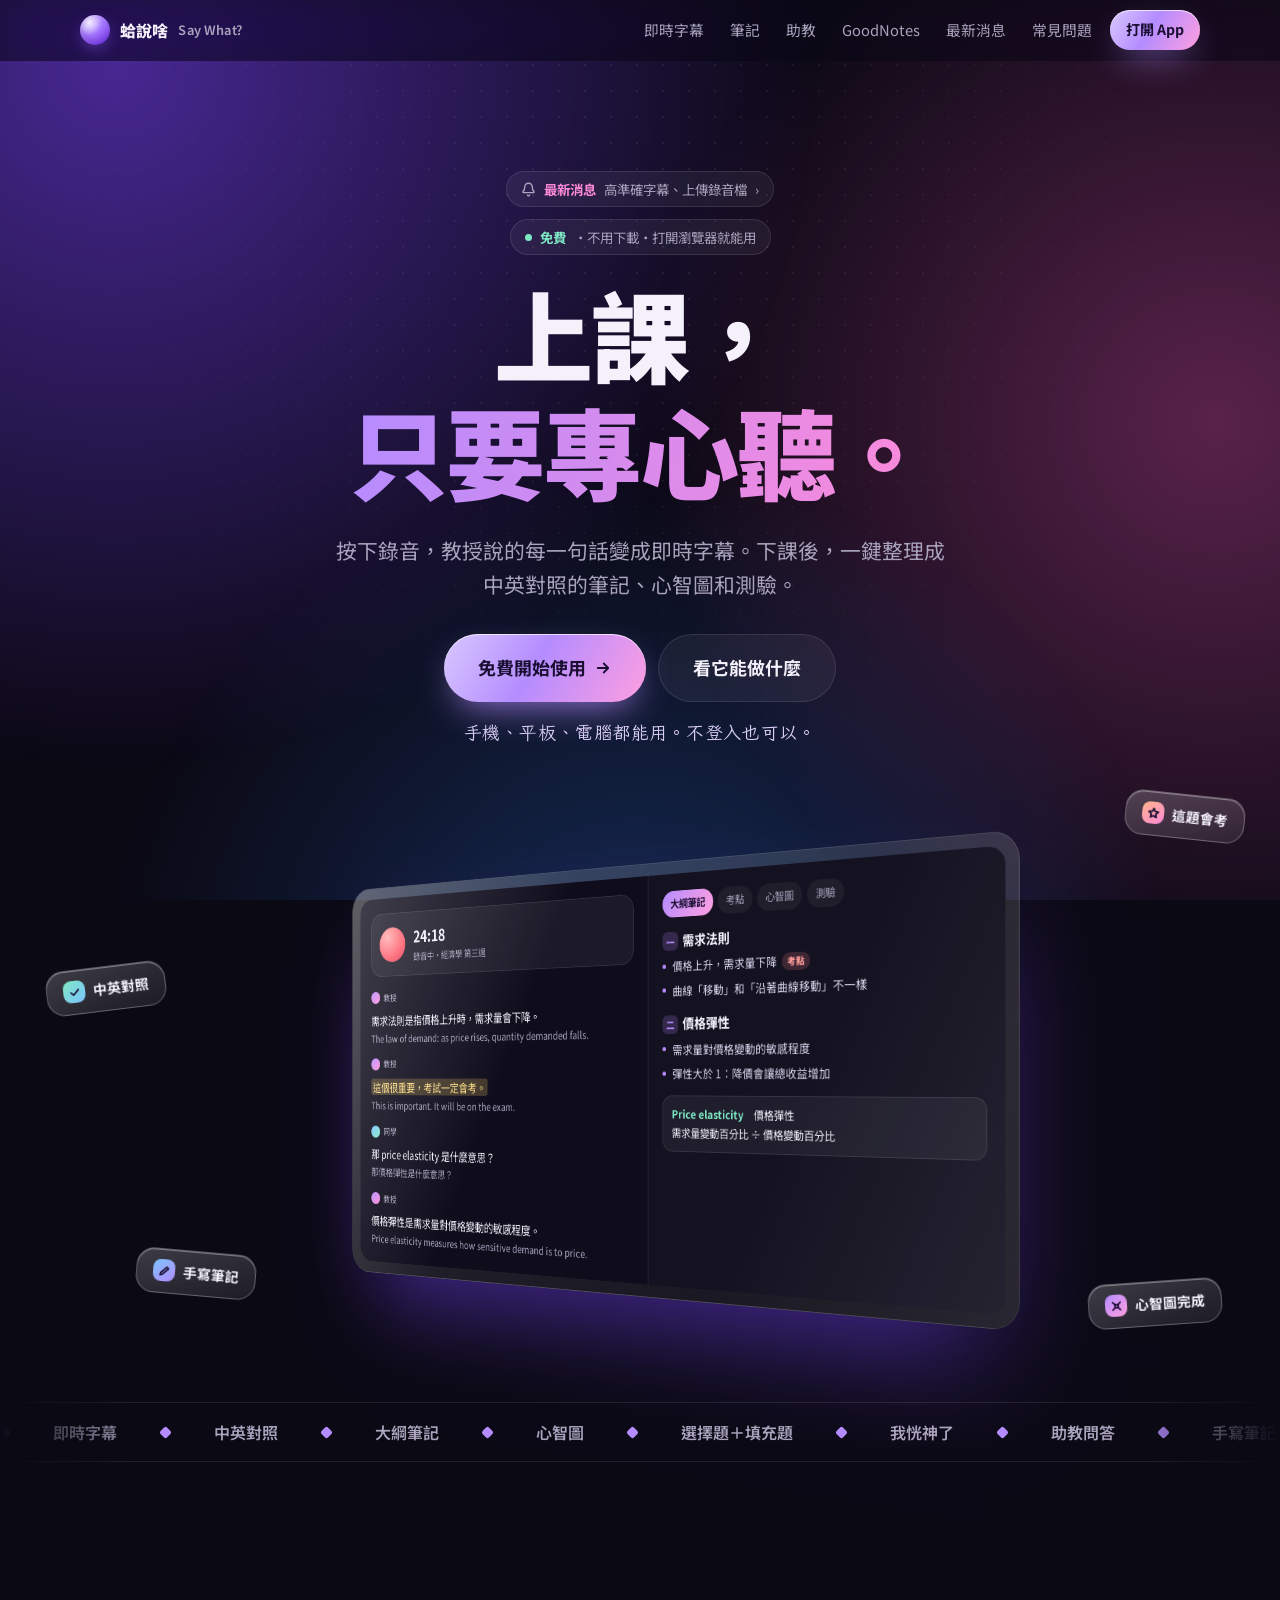
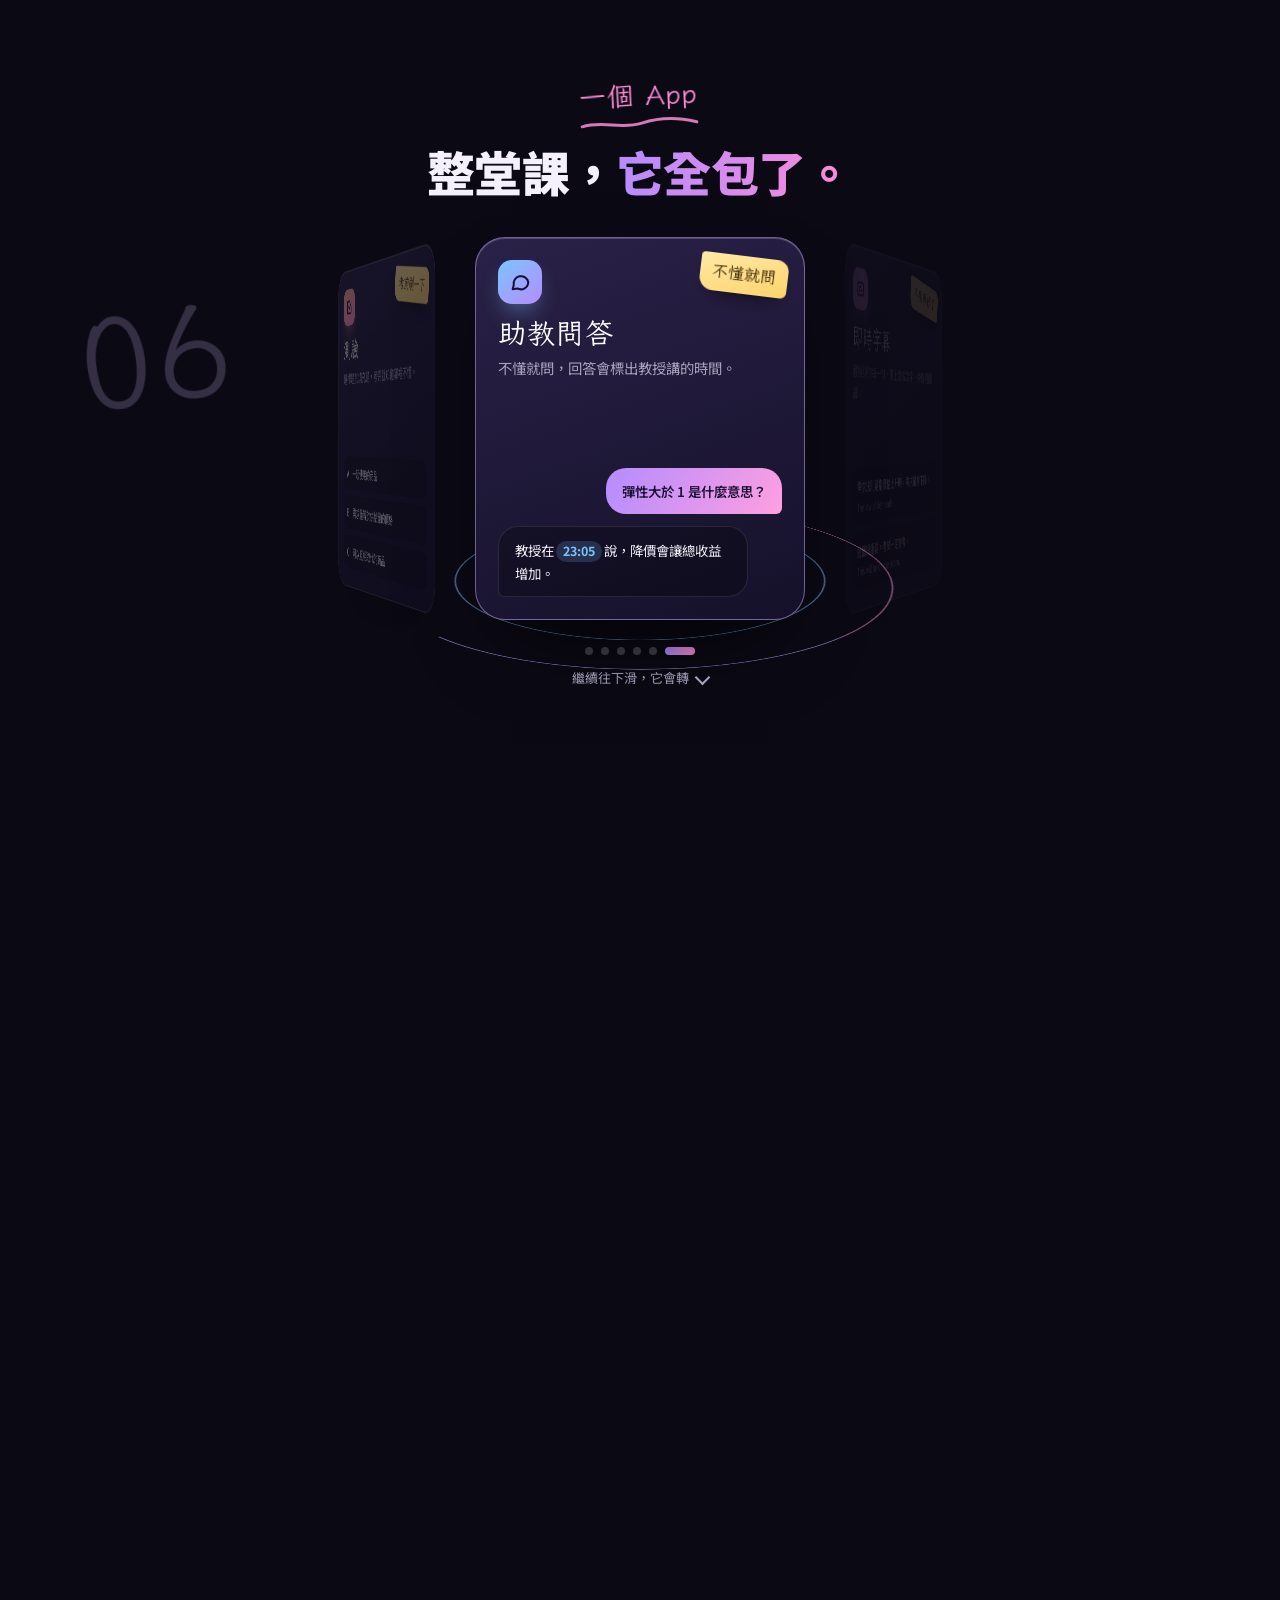
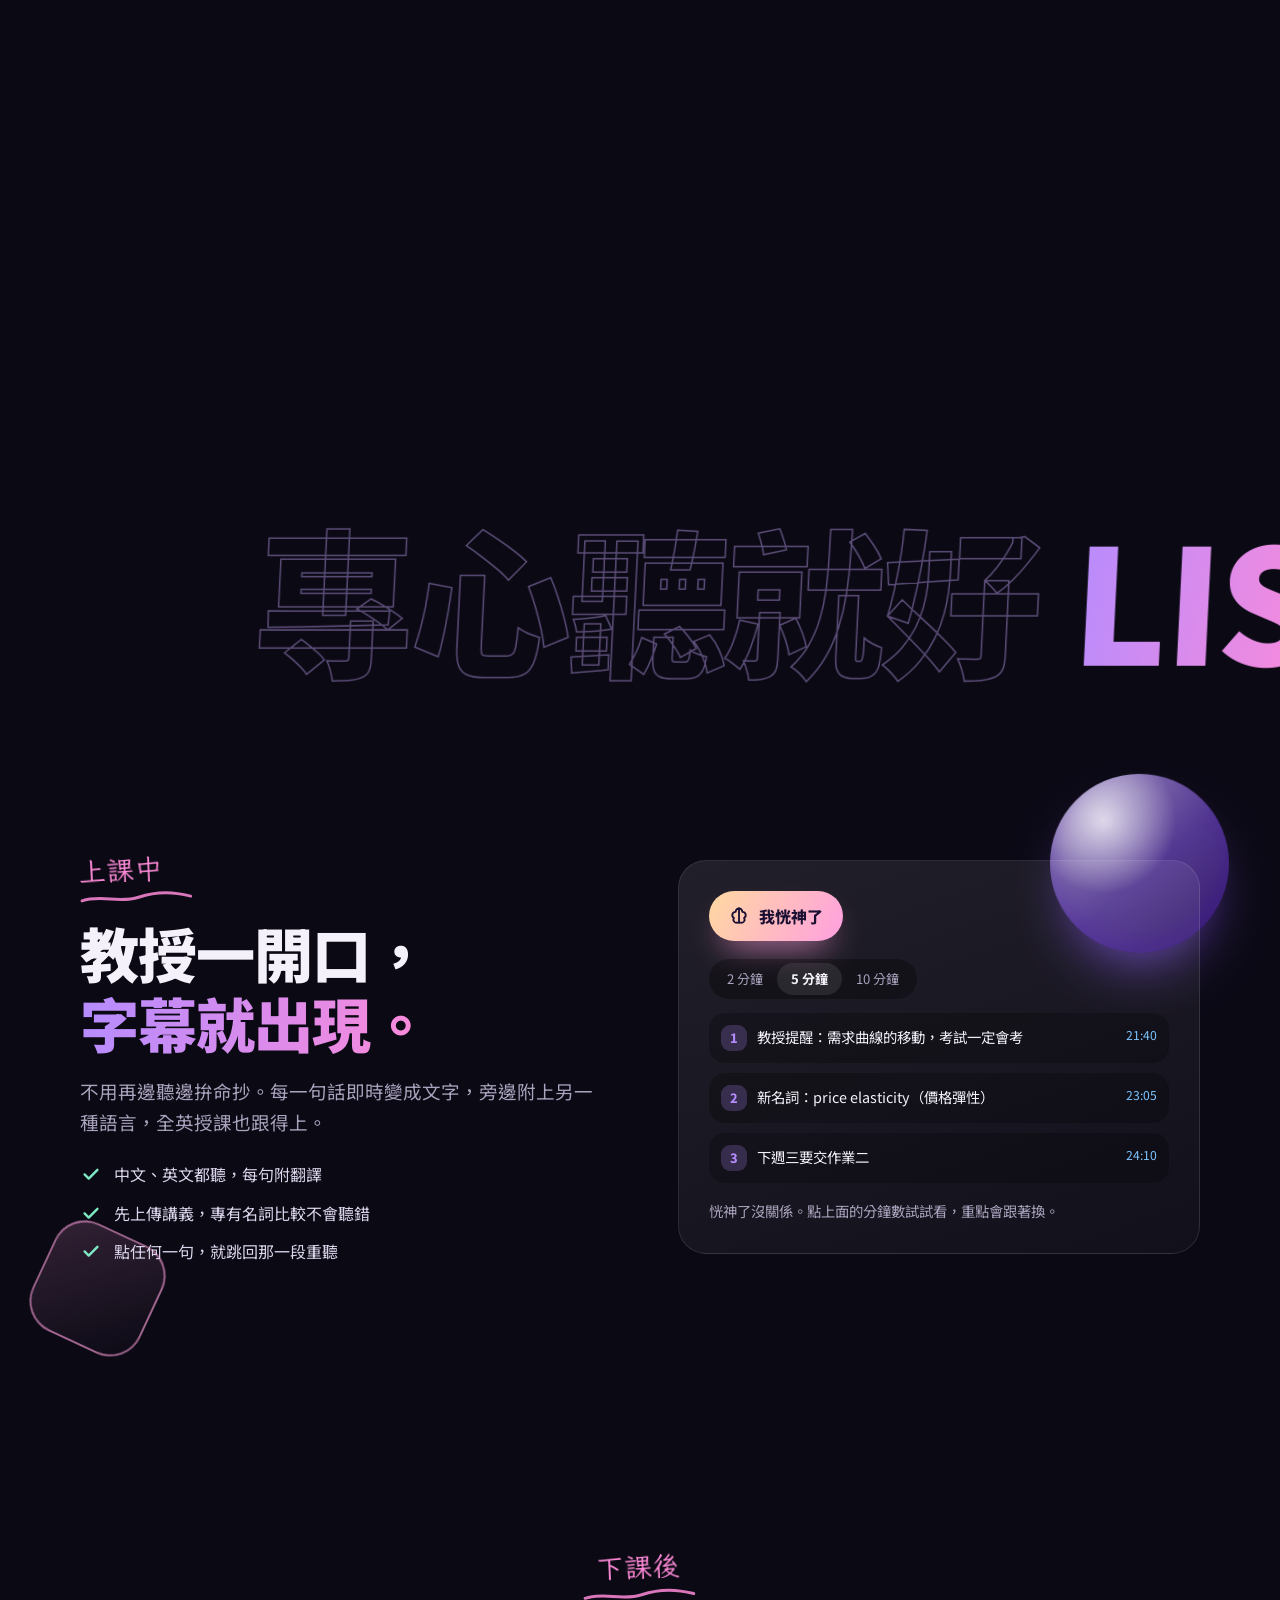
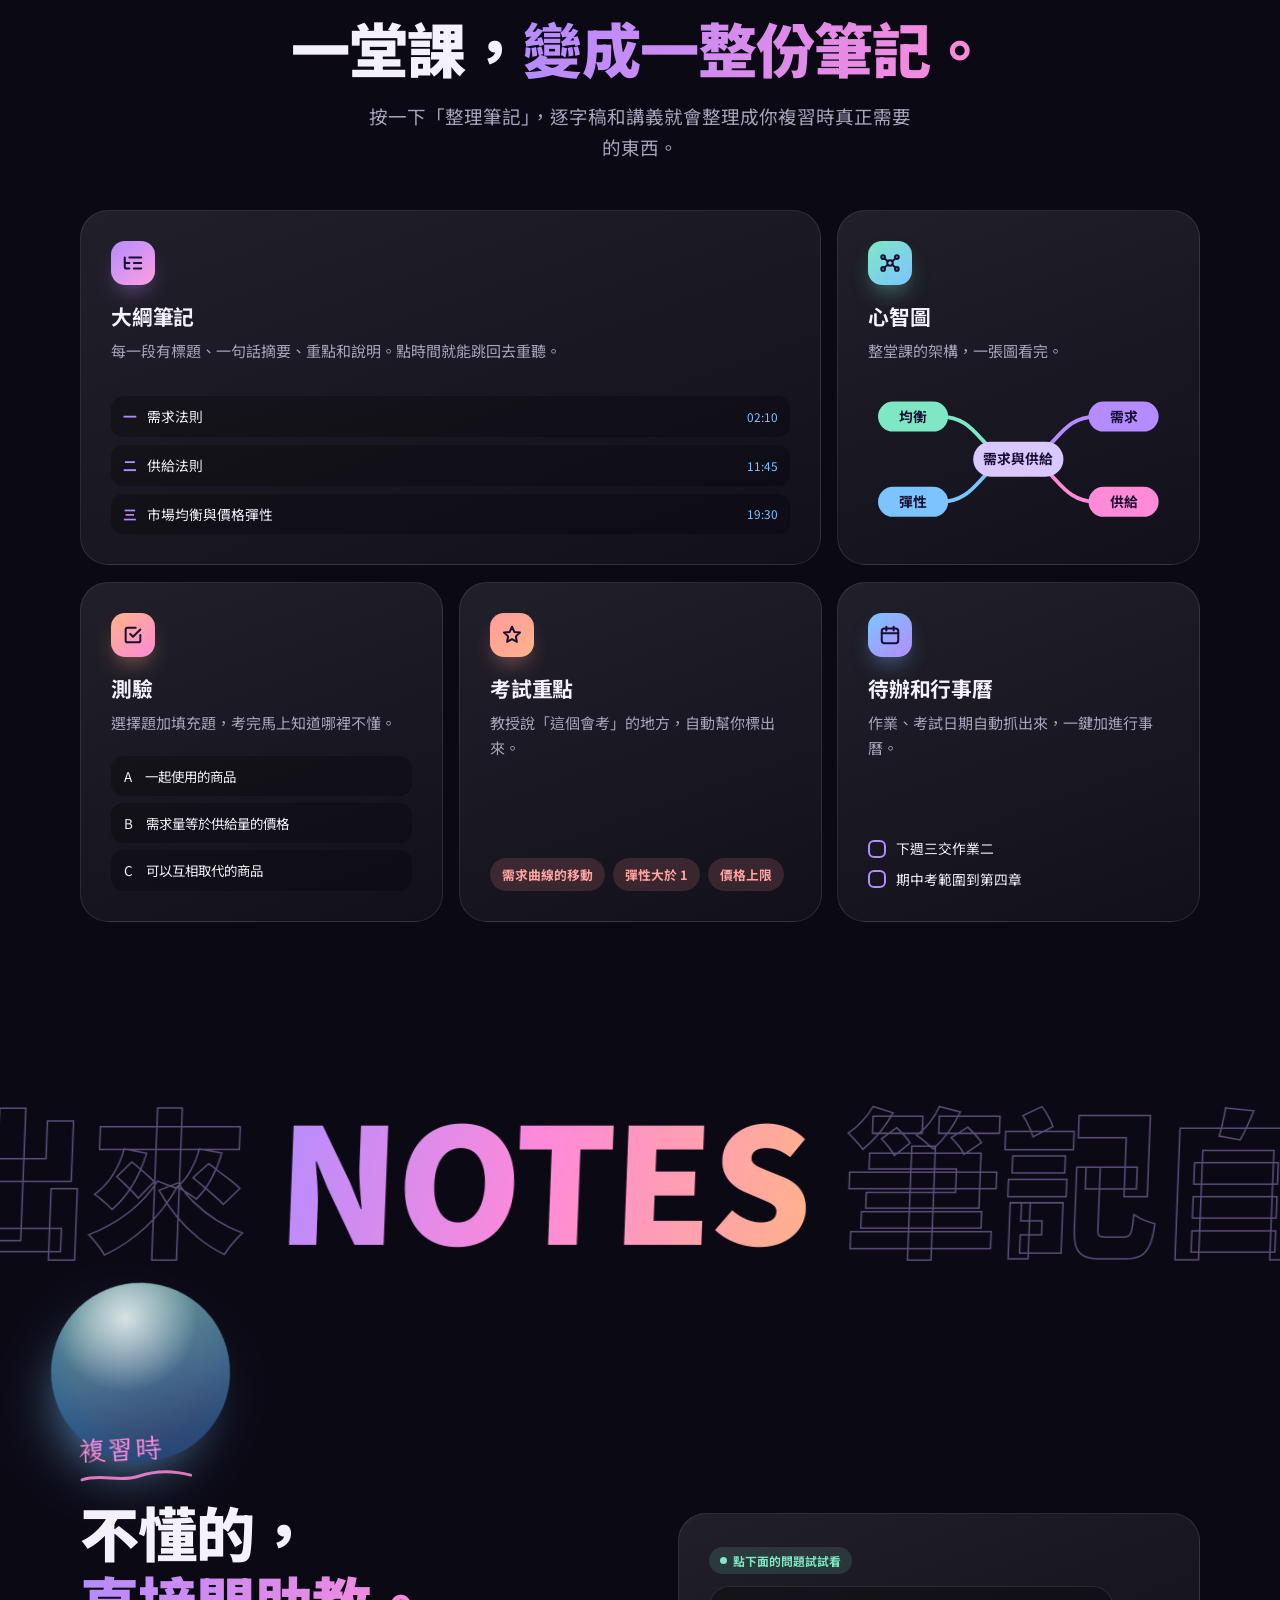
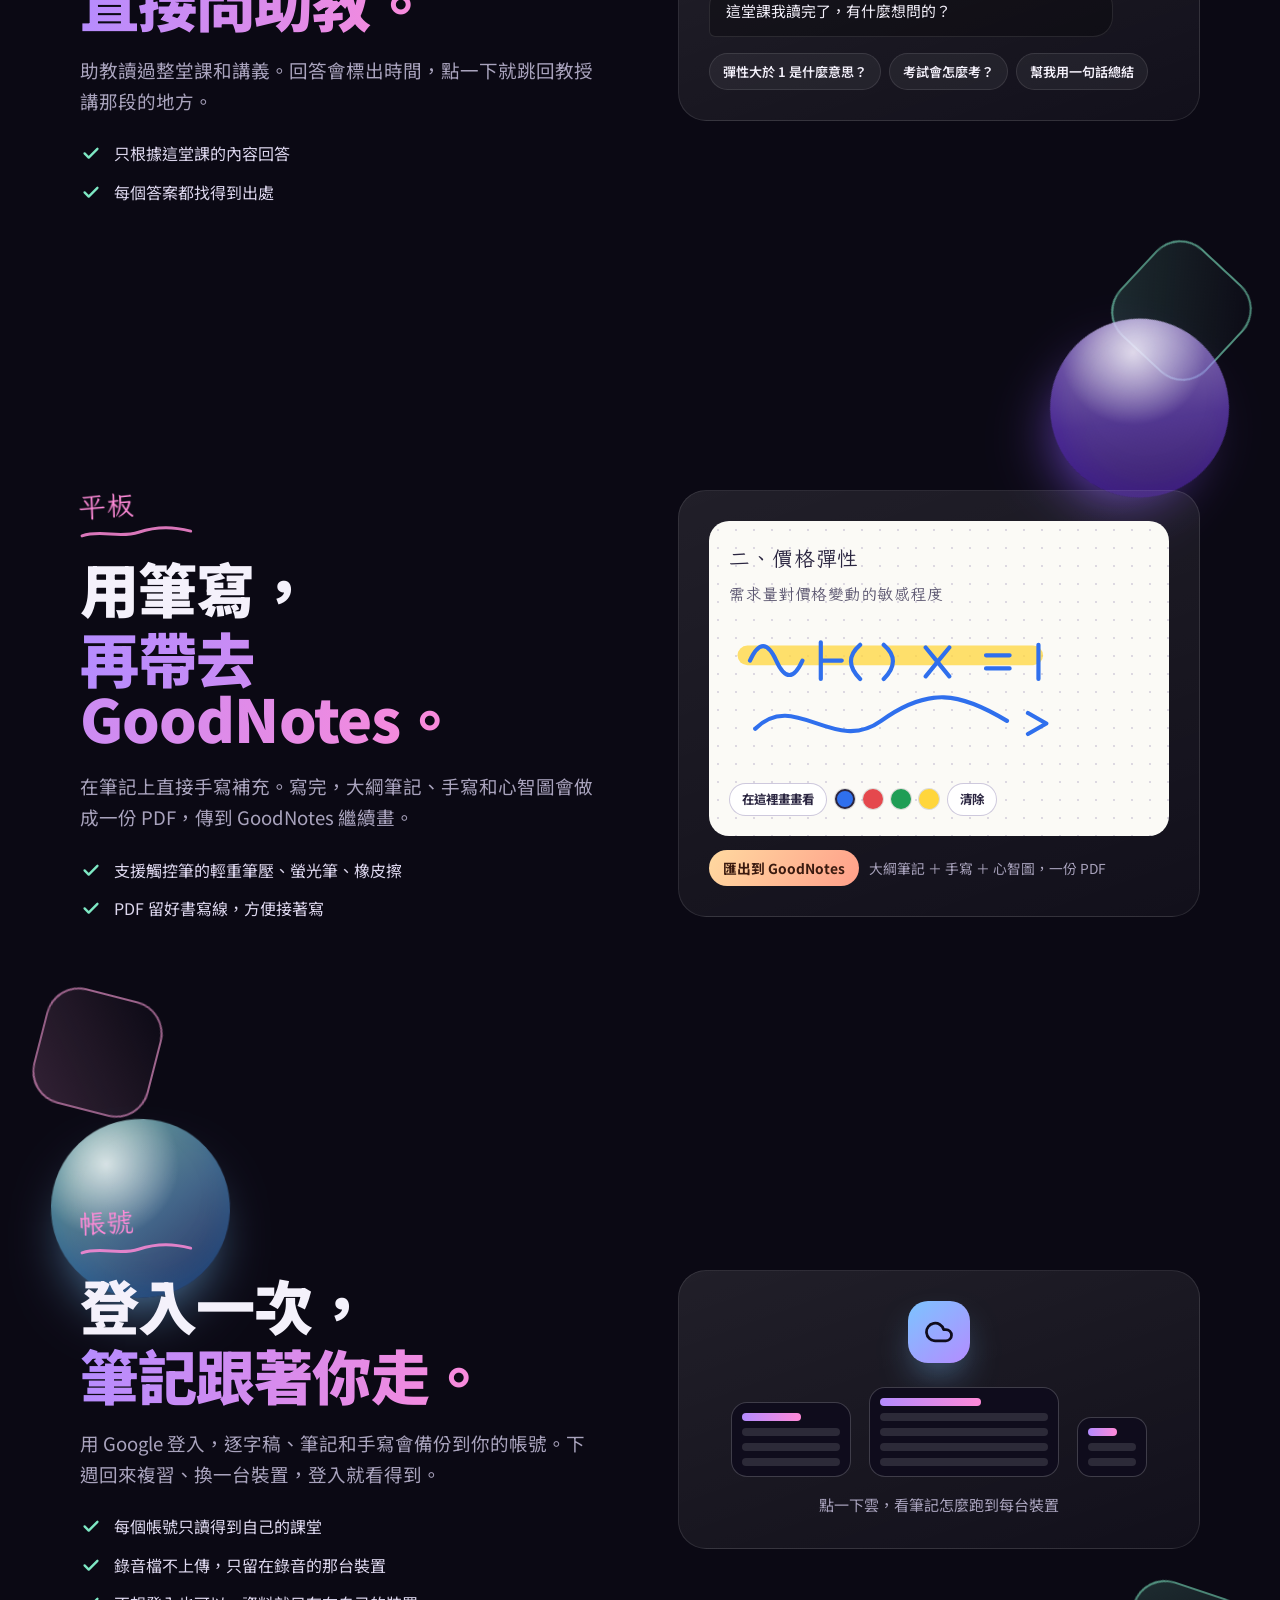
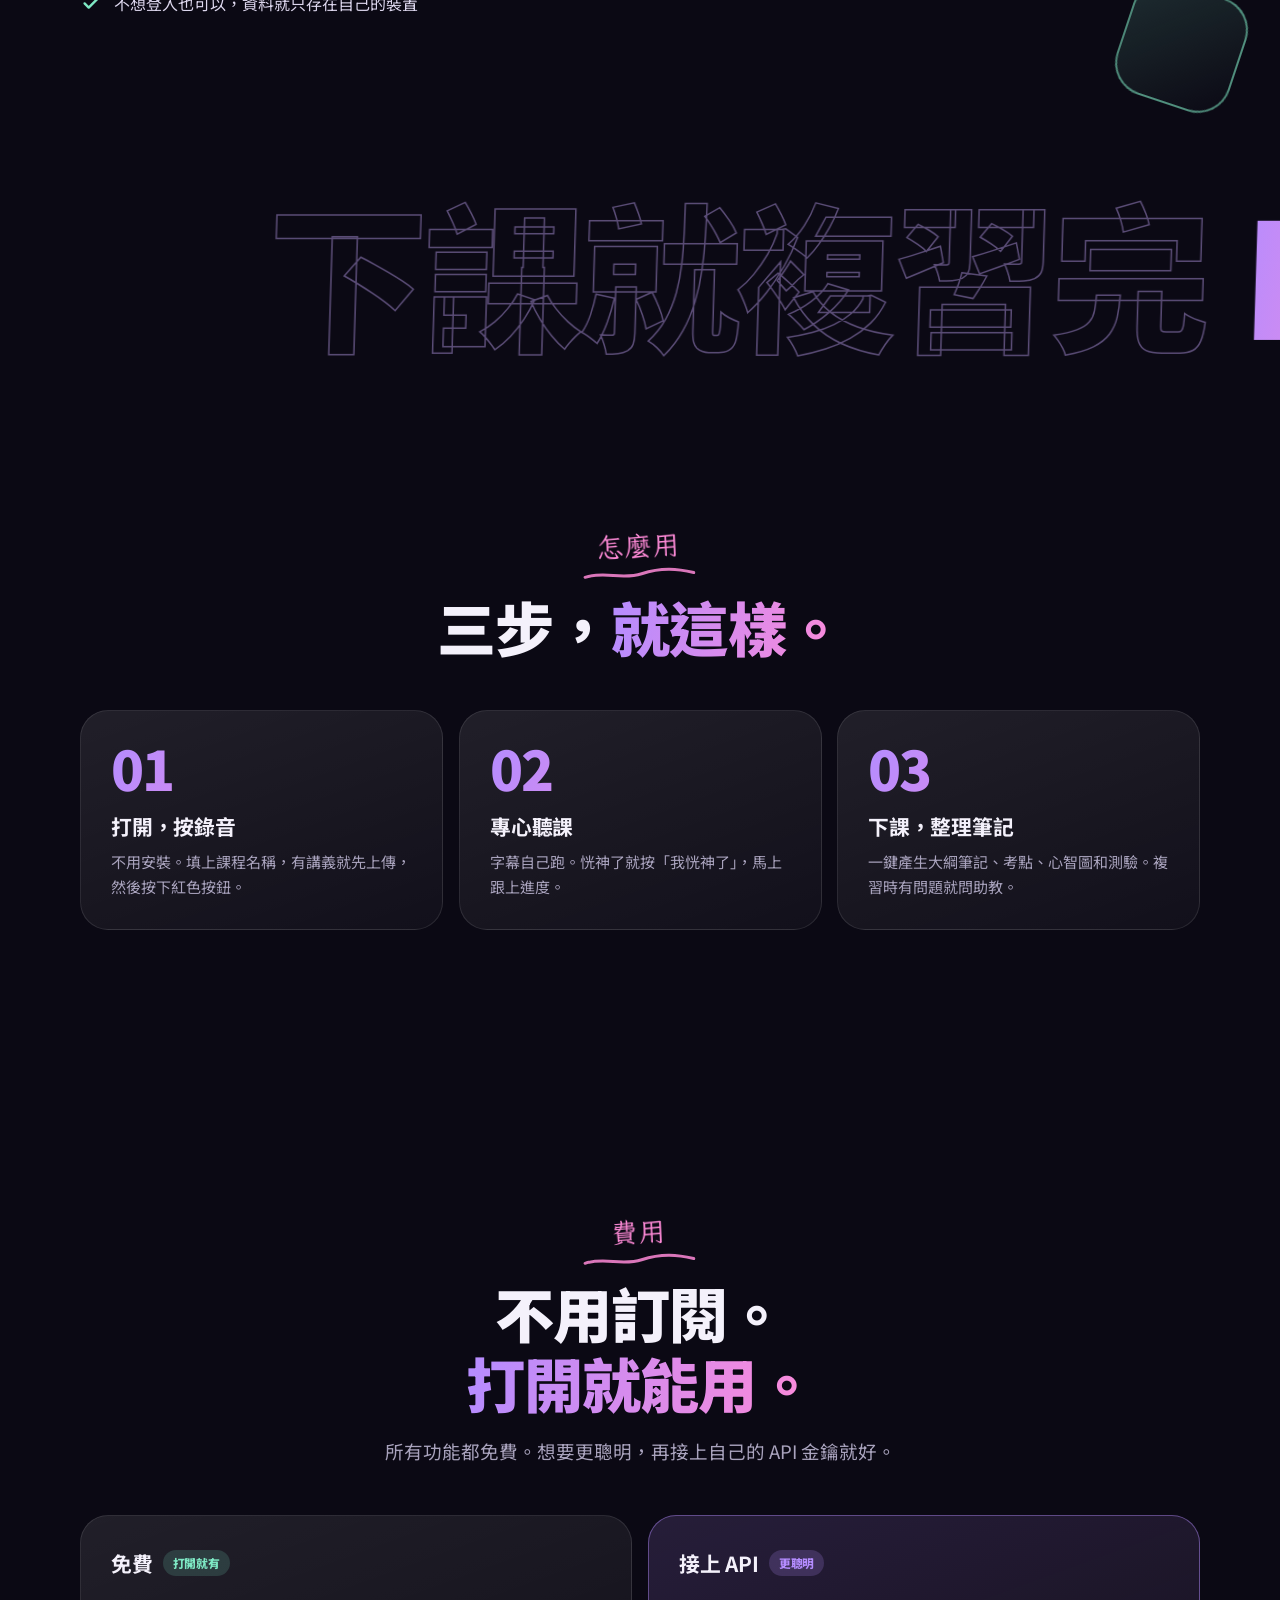
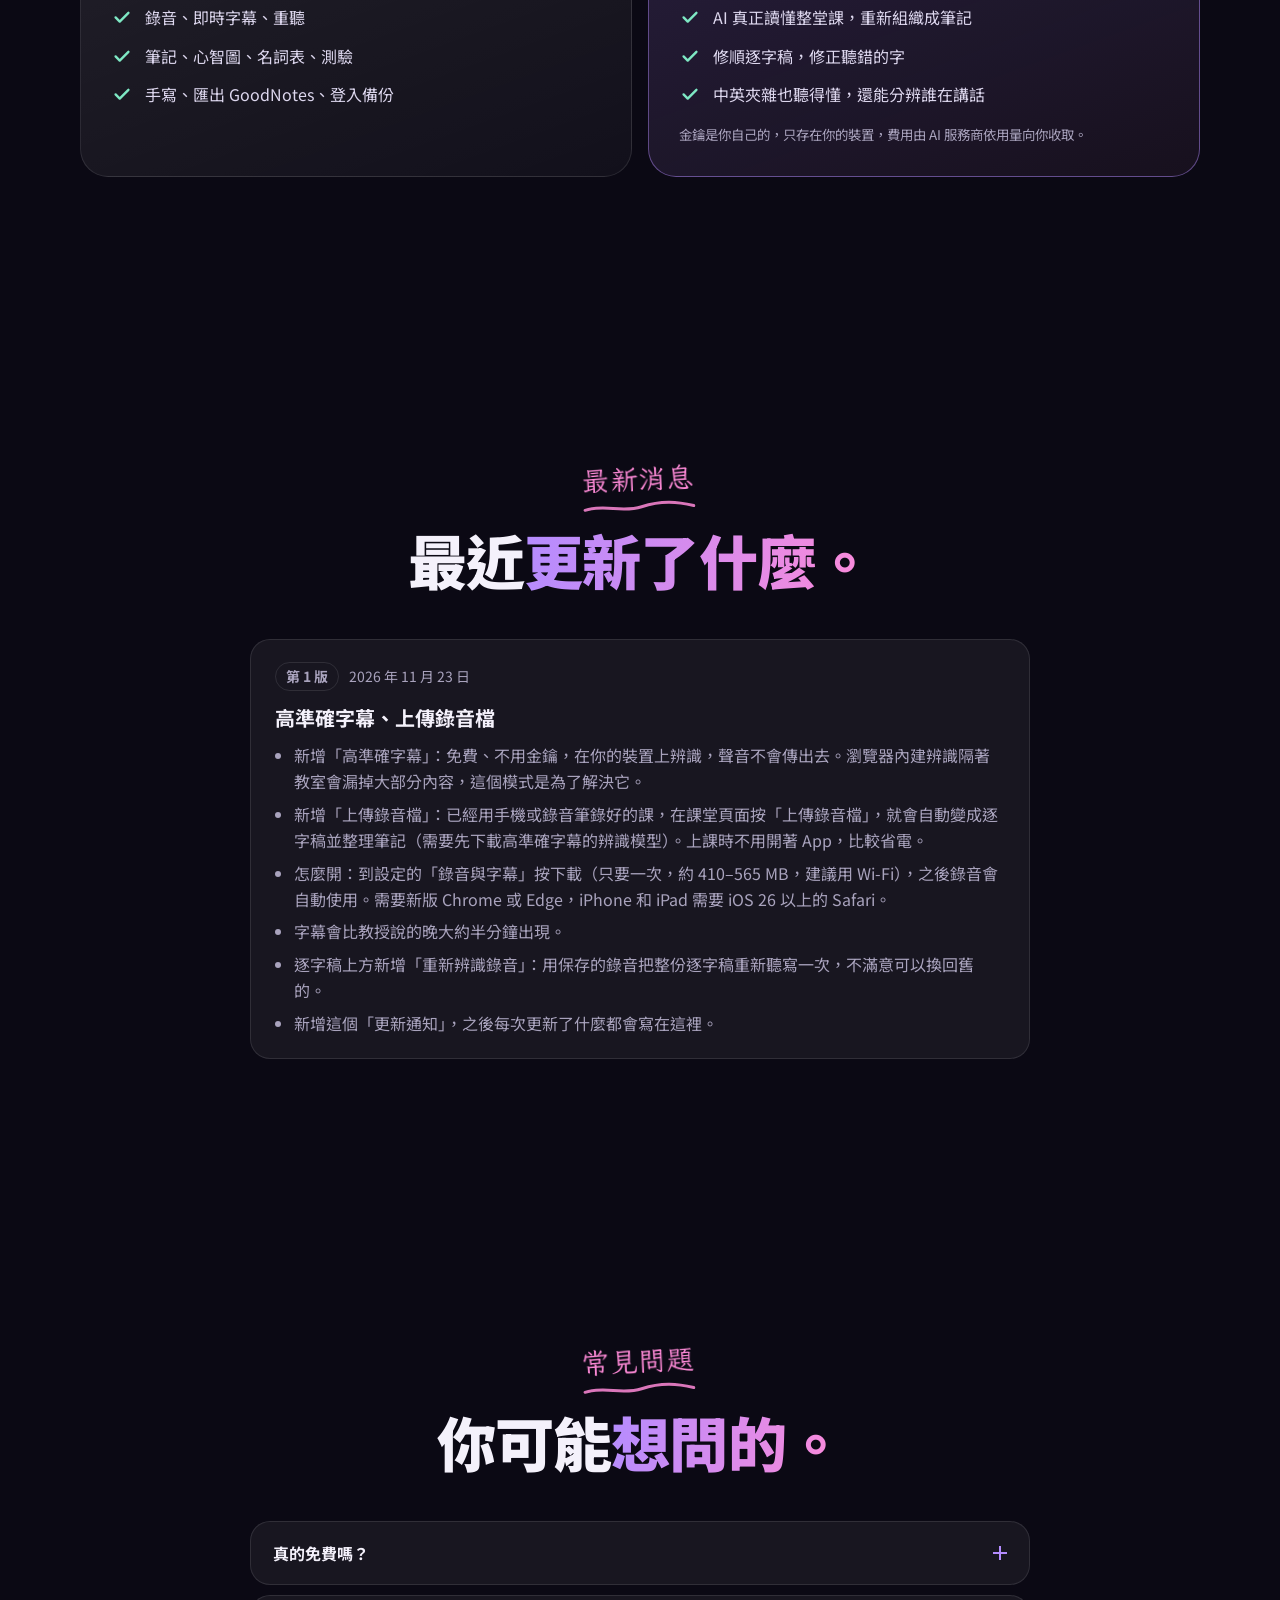
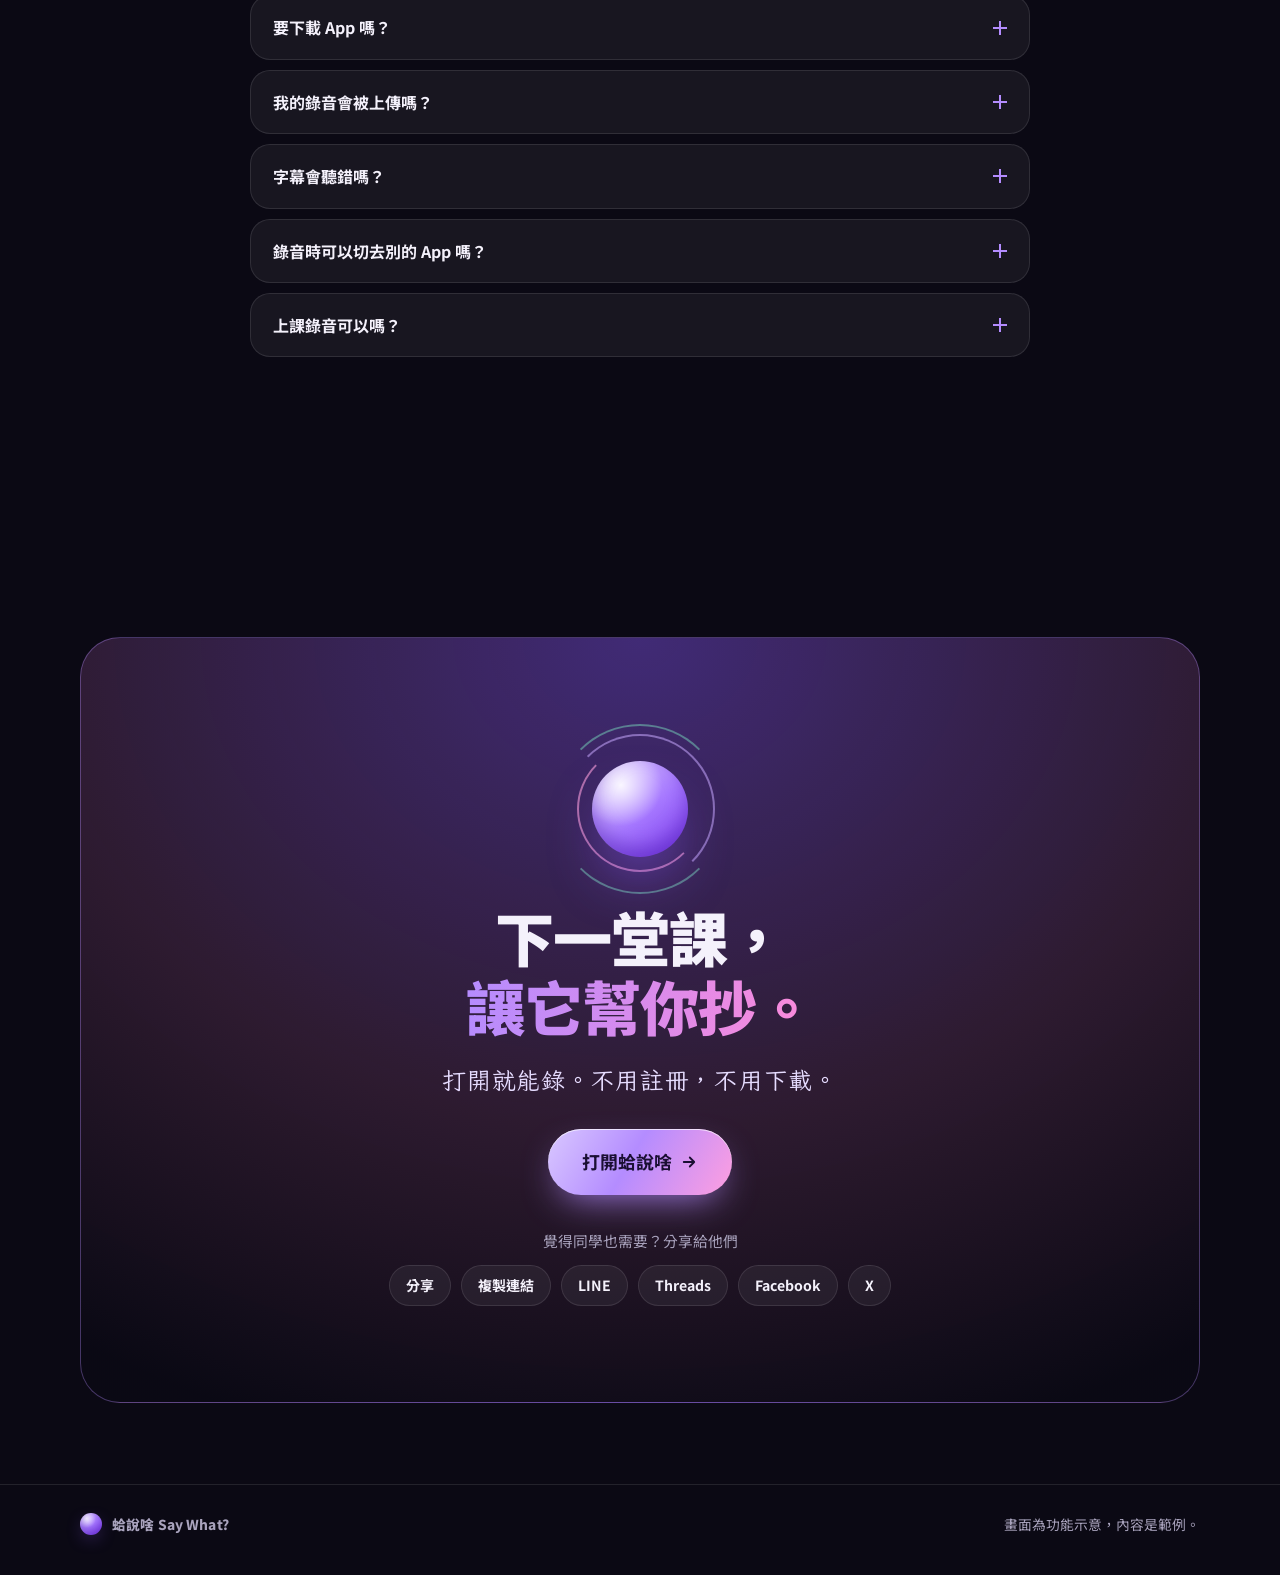
<file: welcome.html>
<!doctype html>
<html lang="zh-Hant">
<head>
<meta charset="utf-8">
<meta name="viewport" content="width=device-width, initial-scale=1, viewport-fit=cover">
<title>蛤說啥 Say What? — 上課，只要專心聽</title>
<meta name="description" content="上課錄音、即時字幕、中英對照筆記、心智圖和測驗，一次幫你整理好。免費，打開瀏覽器就能用。">
<meta name="theme-color" content="#0b0914">
<meta name="color-scheme" content="dark">
<link rel="preconnect" href="https://fonts.googleapis.com">
<link rel="preconnect" href="https://fonts.gstatic.com" crossorigin>
<link href="https://fonts.googleapis.com/css2?family=Noto+Sans+TC:wght@400;500;700;900&family=Iansui&display=swap" rel="stylesheet">
<link rel="canonical" href="https://gfoxquantum-sudo.github.io/lecture-notes/welcome.html">
<link rel="icon" href="icon.svg" type="image/svg+xml">
<link rel="apple-touch-icon" href="icon-180.png">
<meta property="og:type" content="website">
<meta property="og:site_name" content="蛤說啥 Say What?">
<meta property="og:title" content="蛤說啥 Say What? — 上課，只要專心聽">
<meta property="og:description" content="錄音、即時字幕、中英對照筆記、心智圖和測驗，一次幫你整理好。免費，打開瀏覽器就能用。">
<meta property="og:url" content="https://gfoxquantum-sudo.github.io/lecture-notes/welcome.html">
<meta property="og:image" content="https://gfoxquantum-sudo.github.io/lecture-notes/og.png">
<meta property="og:image:width" content="1200">
<meta property="og:image:height" content="630">
<meta property="og:locale" content="zh_TW">
<meta name="twitter:card" content="summary_large_image">
<meta name="twitter:title" content="蛤說啥 Say What? — 上課，只要專心聽">
<meta name="twitter:description" content="錄音、即時字幕、中英對照筆記、心智圖和測驗，一次幫你整理好。">
<meta name="twitter:image" content="https://gfoxquantum-sudo.github.io/lecture-notes/og.png">
<style>
:root {
  --bg: #0b0914; --bg-2: #120f20; --ink: #f4f1fb; --muted: #a9a3bd; --line: rgba(255,255,255,.1);
  --violet: #b48cff; --violet-deep: #8b5cf6; --pink: #ff8ad8; --peach: #ffb38a; --mint: #7ee8c4; --sky: #7cc4ff;
  --glass: rgba(255,255,255,.055); --glass-2: rgba(255,255,255,.09);
  --r: 28px; --ease: cubic-bezier(.2,.8,.2,1); --spring: cubic-bezier(.34,1.56,.64,1);
  --hand: "Iansui", "Noto Sans TC", "PingFang TC", cursive;   /* handwriting, with Traditional Chinese */
  --font: "Noto Sans TC", "PingFang TC", "Microsoft JhengHei", "Heiti TC", sans-serif;   /* the same typeface on every device */
}
* { box-sizing: border-box; }
html { scroll-behavior: smooth; -webkit-text-size-adjust: 100%; text-size-adjust: 100%; color-scheme: dark; }
body { margin: 0; background: var(--bg); color: var(--ink); font-family: var(--font); font-weight: 400; line-height: 1.65; overflow-x: hidden; -webkit-font-smoothing: antialiased; -moz-osx-font-smoothing: grayscale; text-rendering: optimizeLegibility; font-synthesis: none; -webkit-tap-highlight-color: transparent; }
main { overflow-x: clip; }
button, input { font-family: inherit; }
a { color: inherit; text-decoration: none; }
button { font: inherit; color: inherit; }
.wrap { width: min(1120px, 100% - 40px); margin-inline: auto; }
.grad { background: linear-gradient(100deg, var(--violet) 0%, var(--pink) 48%, var(--peach) 100%); -webkit-background-clip: text; background-clip: text; color: transparent; }

/* ---------- ambient background ---------- */
.aurora { position: fixed; inset: 0; z-index: -1; overflow: hidden; pointer-events: none; }
.aurora i { position: absolute; border-radius: 50%; will-change: transform; }
.aurora i:nth-child(1) { width: 110vmax; height: 110vmax; left: -46vmax; top: -50vmax; background: radial-gradient(closest-side, rgba(109,59,224,.62), rgba(109,59,224,0)); animation: drift 26s var(--ease) infinite alternate; }
.aurora i:nth-child(2) { width: 90vmax; height: 90vmax; right: -40vmax; top: -12vmax; background: radial-gradient(closest-side, rgba(208,73,159,.4), rgba(208,73,159,0)); animation: drift 34s var(--ease) infinite alternate-reverse; }
.aurora i:nth-child(3) { width: 84vmax; height: 84vmax; left: 8vmax; bottom: -50vmax; background: radial-gradient(closest-side, rgba(42,111,214,.34), rgba(42,111,214,0)); animation: drift 40s var(--ease) infinite alternate; }
.aurora::after { content: ""; position: absolute; inset: 0; background-image: radial-gradient(rgba(255,255,255,.07) 1px, transparent 1px); background-size: 26px 26px; mask-image: radial-gradient(ellipse at 50% 20%, #000 10%, transparent 70%); -webkit-mask-image: radial-gradient(ellipse at 50% 20%, #000 10%, transparent 70%); }
@keyframes drift { to { transform: translate3d(6vmax, 5vmax, 0) scale(1.12); } }

/* ---------- nav ---------- */
.nav { position: sticky; top: 0; z-index: 50; backdrop-filter: saturate(160%) blur(18px); -webkit-backdrop-filter: saturate(160%) blur(18px); background: rgba(11,9,20,.62); border-bottom: 1px solid transparent; transition: border-color .3s; }
.nav.stuck { border-bottom-color: var(--line); }
.nav .wrap { display: flex; align-items: center; gap: 18px; height: 60px; }
.brand { display: flex; align-items: center; gap: 10px; font-weight: 800; letter-spacing: .01em; }
.brand small { font-weight: 600; color: var(--muted); font-size: .8rem; }
.orb { width: 30px; height: 30px; border-radius: 50%; flex: none; position: relative;
  background: radial-gradient(circle at 30% 25%, rgba(255,255,255,.85), rgba(255,255,255,0) 42%), linear-gradient(140deg, #d6c2ff, #a678ff 55%, #7c3aed);
  box-shadow: 0 6px 18px -6px rgba(140,90,255,.9), inset 0 -4px 8px rgba(80,30,180,.5); }
.nav nav { margin-left: auto; display: flex; gap: 26px; font-size: .92rem; color: var(--muted); }
.nav nav a:hover { color: var(--ink); }
.btn { display: inline-flex; align-items: center; justify-content: center; gap: 8px; padding: 12px 22px; border-radius: 999px; border: 1px solid var(--line); background: var(--glass); font-weight: 700; cursor: pointer; transition: transform .35s var(--spring), box-shadow .3s, background .3s; white-space: nowrap; }
.btn:hover { transform: translateY(-2px) scale(1.03); background: var(--glass-2); }
.btn:active { transform: scale(.96); }
.btn.primary { position: relative; overflow: hidden; border: 0; color: #1a0f33; background: linear-gradient(120deg, #d9c8ff, #b48cff 45%, #ff9fe0); box-shadow: 0 14px 36px -12px rgba(180,140,255,.85), inset 0 1px 0 rgba(255,255,255,.7); }
.btn.primary::after { content: ""; position: absolute; top: 0; bottom: 0; left: -60%; width: 40%; transform: skewX(-20deg); background: linear-gradient(90deg, rgba(255,255,255,0), rgba(255,255,255,.65), rgba(255,255,255,0)); animation: glint 3.6s ease-in-out infinite; }
@keyframes glint { 0%, 55% { left: -60%; } 100% { left: 130%; } }
.btn.sm { padding: 8px 16px; font-size: .88rem; }
.btn.xl { padding: 18px 34px; font-size: 1.12rem; }
.btn svg { width: 18px; height: 18px; }

/* ---------- hero ---------- */
.hero { padding: clamp(56px, 9vw, 110px) 0 40px; text-align: center; }
.pill { display: inline-flex; align-items: center; gap: 8px; padding: 6px 14px; border-radius: 999px; background: var(--glass); border: 1px solid var(--line); font-size: .84rem; color: var(--muted); }
.pill b { color: var(--mint); font-weight: 700; }
.news-pill { margin-bottom: 12px; text-decoration: none; cursor: pointer; max-width: 100%; transition: background .25s, border-color .25s, transform .25s; }
.news-pill:hover { background: var(--glass-2); border-color: var(--pink, #f0a6d8); transform: translateY(-1px); }
.news-pill b { color: var(--pink, #f0a6d8); }
.news-pill #news-pill-text { overflow: hidden; text-overflow: ellipsis; white-space: nowrap; min-width: 0; }
.hero .news-pill { animation-delay: 0s; }
.pill i { width: 7px; height: 7px; border-radius: 50%; background: var(--mint); box-shadow: 0 0 0 0 rgba(126,232,196,.7); animation: ping 2s infinite; }
@keyframes ping { 70% { box-shadow: 0 0 0 9px rgba(126,232,196,0); } 100% { box-shadow: 0 0 0 0 rgba(126,232,196,0); } }
h1 { margin: 22px 0 0; font-size: clamp(2.6rem, 9vw, 6.2rem); line-height: 1.06; letter-spacing: -.02em; font-weight: 900; }
.hero .pill, .hero p.lead, .hero .cta, .hero .fine { opacity: 0; animation: rise .9s var(--ease) forwards; }
.hero .pill { animation-delay: .1s; } .hero p.lead { animation-delay: .75s; } .hero .cta { animation-delay: .95s; } .hero .fine { animation-delay: 1.1s; }
@keyframes rise { from { opacity: 0; transform: translate3d(0, 28px, 0) scale(.96); } to { opacity: 1; transform: none; } }
.hero p.lead { margin: 22px auto 0; max-width: 620px; font-size: clamp(1.04rem, 2.2vw, 1.3rem); color: var(--muted); }
.hero .cta { margin-top: 32px; display: flex; gap: 12px; justify-content: center; flex-wrap: wrap; }
.hero .fine { margin-top: 16px; font-size: .84rem; color: var(--muted); }

/* product mock */
.stage { margin: clamp(40px, 7vw, 76px) auto 0; perspective: 1600px; position: relative; }
.sway { transform-style: preserve-3d; animation: sway 7s ease-in-out infinite alternate; }
@keyframes sway { from { transform: translate3d(0, -8px, 0) rotateY(-2.5deg) rotateX(1.5deg); } to { transform: translate3d(0, 10px, 0) rotateY(2.5deg) rotateX(-1.5deg); } }
.float { position: absolute; z-index: 3; animation: hover 5s ease-in-out infinite alternate; }
.float.f2, .float.f4 { animation-duration: 6.4s; animation-direction: alternate-reverse; }
@keyframes hover { from { margin-top: -7px; } to { margin-top: 9px; } }
.float { display: inline-flex; align-items: center; gap: 8px; padding: 10px 16px; border-radius: 18px; font-size: .86rem; font-weight: 700; white-space: nowrap;
  background: linear-gradient(160deg, rgba(255,255,255,.2), rgba(255,255,255,.07)); border: 1px solid rgba(255,255,255,.24); backdrop-filter: blur(14px); -webkit-backdrop-filter: blur(14px);
  box-shadow: 0 24px 50px -20px rgba(0,0,0,.8), inset 0 1px 0 rgba(255,255,255,.35);
  transform: translate3d(calc(var(--px, 0) * var(--k, 20) * 1px), calc(var(--py, 0) * var(--k, 20) * 1px + var(--sy, 0px)), 0) rotate(var(--rot, 0deg)); transition: transform .25s var(--ease); will-change: transform; }
.float i { width: 22px; height: 22px; border-radius: 8px; display: grid; place-items: center; background: linear-gradient(140deg, var(--c1), var(--c2)); color: #1a0f33; flex: none; }
.float i svg { width: 13px; height: 13px; }
.float.f1 { left: -3%; top: 16%; --k: 34; --rot: -7deg; --c1: #7ee8c4; --c2: #7cc4ff; }
.float.f2 { right: -4%; top: 6%; --k: -42; --rot: 6deg; --c1: #ffb38a; --c2: #ff8ad8; }
.float.f3 { right: -2%; bottom: 14%; --k: 26; --rot: -4deg; --c1: #b48cff; --c2: #ff9fe0; }
.float.f4 { left: 5%; bottom: -3.5%; --k: -30; --rot: 5deg; --c1: #7cc4ff; --c2: #b48cff; }
.device { position: relative; z-index: 2; margin-inline: auto; width: min(940px, 100%); border-radius: 30px; padding: 14px; background: linear-gradient(160deg, rgba(255,255,255,.16), rgba(255,255,255,.04)); border: 1px solid rgba(255,255,255,.16);
  box-shadow: 0 60px 120px -40px rgba(120,70,255,.6), 0 30px 60px -30px rgba(0,0,0,.8); transform: rotateX(calc(var(--py, 0) * -5deg)) rotateY(calc(var(--turn, -34deg) + var(--px, 0) * 7deg)) scale(var(--scale, .84)); transform-origin: 50% 50%; transition: transform .25s var(--ease); transform-style: preserve-3d; will-change: transform; }
.device::before { content: ""; position: absolute; inset: 0; border-radius: inherit; pointer-events: none; background: linear-gradient(115deg, rgba(255,255,255,.22), rgba(255,255,255,0) 32%, rgba(255,255,255,0) 68%, rgba(255,255,255,.08)); z-index: 2; }
.screen { border-radius: 20px; background: #0f0c1c; overflow: hidden; display: grid; grid-template-columns: 1.05fr 1fr; min-height: 420px; text-align: left; }
.pane { padding: 20px; min-width: 0; }
.pane + .pane { border-left: 1px solid var(--line); background: rgba(255,255,255,.02); }
.rec { display: flex; align-items: center; gap: 14px; padding: 14px; border-radius: 18px; background: var(--glass); border: 1px solid var(--line); }
.rec .dot { width: 46px; height: 46px; border-radius: 50%; flex: none; background: radial-gradient(circle at 32% 28%, #ffb0b0, #ff5d6c 60%, #d9344a); box-shadow: 0 0 0 0 rgba(255,93,108,.55); animation: recpulse 1.8s infinite; }
@keyframes recpulse { 70% { box-shadow: 0 0 0 14px rgba(255,93,108,0); } 100% { box-shadow: 0 0 0 0 rgba(255,93,108,0); } }
.rec b { font-size: 1.3rem; font-variant-numeric: tabular-nums; }
.rec small { display: block; color: var(--muted); font-size: .76rem; }
.bars { margin-left: auto; display: flex; align-items: center; gap: 3px; height: 34px; }
.bars i { width: 3px; border-radius: 3px; background: linear-gradient(var(--violet), var(--pink)); animation: eq 1.1s ease-in-out infinite; }
.bars i:nth-child(odd) { animation-duration: .8s; } .bars i:nth-child(3n) { animation-duration: 1.4s; }
@keyframes eq { 0%, 100% { height: 18%; } 50% { height: 100%; } }
.caps { margin-top: 16px; display: grid; gap: 12px; }
.cap { opacity: 0; transform: translateY(10px); animation: capin .6s var(--ease) forwards; }
.cap:nth-child(1) { animation-delay: .5s; } .cap:nth-child(2) { animation-delay: 1.7s; } .cap:nth-child(3) { animation-delay: 2.9s; } .cap:nth-child(4) { animation-delay: 4.1s; }
@keyframes capin { to { opacity: 1; transform: none; } }
.cap .who { display: inline-flex; align-items: center; gap: 6px; font-size: .72rem; color: var(--muted); }
.cap .who i { width: 16px; height: 16px; border-radius: 50%; background: linear-gradient(140deg, var(--violet), var(--pink)); }
.cap .who.s i { background: linear-gradient(140deg, var(--sky), var(--mint)); }
.cap p { margin: 3px 0 0; font-size: .95rem; }
.cap p + p { color: var(--muted); font-size: .82rem; margin-top: 1px; }
.cap mark { background: rgba(255,214,102,.22); color: #ffe08a; border-radius: 4px; padding: 0 3px; }
.tabs { display: flex; gap: 6px; font-size: .78rem; color: var(--muted); margin-bottom: 14px; flex-wrap: wrap; }
.tabs span { padding: 5px 11px; border-radius: 999px; background: var(--glass); }
.tabs span.on { background: linear-gradient(120deg, #b48cff, #ff9fe0); color: #1a0f33; font-weight: 700; }
.note h4 { margin: 0 0 4px; font-size: 1rem; }
.note .n { display: inline-grid; place-items: center; width: 22px; height: 22px; border-radius: 7px; background: rgba(180,140,255,.2); color: var(--violet); font-size: .74rem; font-weight: 800; margin-right: 6px; }
.note ul { margin: 6px 0 14px; padding: 0; list-style: none; display: grid; gap: 6px; font-size: .86rem; color: #d9d3ea; }
.note li { padding-left: 14px; position: relative; }
.note li::before { content: ""; position: absolute; left: 0; top: .62em; width: 5px; height: 5px; border-radius: 50%; background: var(--violet); }
.tag { display: inline-block; margin-left: 6px; padding: 1px 7px; border-radius: 999px; font-size: .68rem; font-weight: 800; background: rgba(255,138,138,.18); color: #ff9c9c; vertical-align: 1px; }
.termcard { padding: 10px 12px; border-radius: 14px; background: var(--glass); border: 1px solid var(--line); font-size: .82rem; }
.termcard b { color: var(--mint); }

/* ---------- ticker ---------- */
.ticker { margin-top: 64px; border-block: 1px solid var(--line); padding: 16px 0; overflow: hidden; mask-image: linear-gradient(90deg, transparent, #000 12%, #000 88%, transparent); -webkit-mask-image: linear-gradient(90deg, transparent, #000 12%, #000 88%, transparent); }
.ticker div { display: flex; gap: 44px; width: max-content; animation: slide 32s linear infinite; color: var(--muted); font-weight: 600; white-space: nowrap; }
.ticker span { display: inline-flex; align-items: center; }
.ticker span::before { content: ""; width: 9px; height: 9px; margin-right: 44px; background: var(--violet); transform: rotate(45deg); border-radius: 2px; }
@keyframes slide { to { transform: translateX(-50%); } }

/* ---------- sections ---------- */
section { padding: clamp(70px, 11vw, 140px) 0; }
.eyebrow { font-size: .84rem; font-weight: 800; letter-spacing: .14em; text-transform: uppercase; color: var(--violet); }
h2 { margin: 12px 0 0; font-size: clamp(1.9rem, 5.4vw, 3.7rem); line-height: 1.12; letter-spacing: -.015em; font-weight: 900; }
.sub { margin: 18px 0 0; max-width: 560px; font-size: clamp(1rem, 1.8vw, 1.16rem); color: var(--muted); }
.center { text-align: center; } .center .sub { margin-inline: auto; }
.reveal { opacity: 0; transform: perspective(1200px) translate3d(0, 80px, 0) scale(.84); transition: opacity .7s var(--ease), transform 1.05s var(--spring); transition-delay: var(--d, 0s); will-change: transform, opacity; backface-visibility: hidden; -webkit-backface-visibility: hidden; }
.reveal.from-left { transform: perspective(1200px) translate3d(-46px, 0, 0) rotateY(22deg) scale(.94); transform-origin: 50% 50%; }
.reveal.from-right { transform: perspective(1200px) translate3d(46px, 0, 0) rotateY(-22deg) scale(.94); transform-origin: 50% 50%; }
.reveal.flip { transform: perspective(1200px) rotateY(-96deg) scale(.92); transform-origin: 0 50%; }
.reveal.flip:nth-child(even) { transform: perspective(1200px) rotateY(96deg) scale(.92); transform-origin: 100% 50%; }
.reveal.spin { transform: perspective(1200px) translate3d(0, 60px, 0) rotateZ(-8deg) scale(.7); }
.reveal.in.in { opacity: 1; transform: perspective(1200px) translate3d(0, 0, 0) rotateX(0) rotateY(0) rotateZ(0) scale(1); }
/* a section zooms past you as the next one arrives */
.turn { transform: translateY(calc(var(--out, 0) * -50px)) scale(calc(1 + var(--out, 0) * .07)); opacity: calc(1 - var(--out, 0) * .85); will-change: transform, opacity; }
/* cards lean toward the pointer */
.tilt { transform-style: preserve-3d; transition: transform .5s var(--ease), border-color .3s; }
.reveal.tilt { transition: opacity .7s var(--ease), transform 1.05s var(--spring), border-color .3s; transition-delay: var(--d, 0s); }
.tilt.live, .reveal.tilt.live { transition: transform .08s linear, border-color .3s; transition-delay: 0s; }
.tilt::after { content: ""; position: absolute; inset: 0; border-radius: inherit; pointer-events: none; opacity: 0; transition: opacity .4s;
  background: radial-gradient(420px circle at var(--mx, 50%) var(--my, 50%), rgba(255,255,255,.16), rgba(255,255,255,0) 60%); }
.tilt.live::after { opacity: 1; }

/* floating glass shapes beside the side-by-side sections; they drift with the scroll */
.deco { position: relative; }
.deco::before, .deco::after { content: ""; position: absolute; pointer-events: none; z-index: -1; will-change: transform; }
.deco::before { width: clamp(90px, 14vw, 190px); aspect-ratio: 1; border-radius: 50%; top: 9%; right: 4%;
  background: radial-gradient(circle at 30% 26%, rgba(255,255,255,.75), rgba(255,255,255,0) 40%), linear-gradient(140deg, rgba(214,194,255,.75), rgba(140,92,246,.55) 55%, rgba(124,58,237,.35));
  box-shadow: inset 0 -14px 26px rgba(60,20,150,.45), 0 30px 60px -26px rgba(140,90,255,.8);
  transform: translate3d(0, calc(var(--par, 0) * -110px), 0) rotate(calc(var(--par, 0) * 40deg)); }
.deco::after { width: clamp(60px, 9vw, 120px); aspect-ratio: 1; border-radius: 28%; bottom: 8%; left: 3%;
  border: 2px solid rgba(255,160,220,.55); background: linear-gradient(140deg, rgba(255,160,220,.16), rgba(255,160,220,0));
  transform: translate3d(0, calc(var(--par, 0) * 130px), 0) rotate(calc(24deg + var(--par, 0) * -120deg)); }
.deco.alt::before { right: auto; left: 4%; background: radial-gradient(circle at 30% 26%, rgba(255,255,255,.75), rgba(255,255,255,0) 40%), linear-gradient(140deg, rgba(160,240,214,.7), rgba(124,196,255,.5) 55%, rgba(90,120,255,.3)); box-shadow: inset 0 -14px 26px rgba(20,90,150,.4), 0 30px 60px -26px rgba(124,196,255,.8); }
.deco.alt::after { left: auto; right: 3%; border-color: rgba(126,232,196,.55); background: linear-gradient(140deg, rgba(126,232,196,.16), rgba(126,232,196,0)); }

/* things you can press */
.try { display: inline-flex; align-items: center; gap: 6px; margin-bottom: 12px; padding: 4px 11px; border-radius: 999px; font-size: .74rem; font-weight: 700; color: var(--mint); background: rgba(126,232,196,.14); }
.try::before { content: ""; width: 7px; height: 7px; border-radius: 50%; background: var(--mint); animation: ping 2s infinite; }
.zone .seg span { cursor: pointer; transition: background .3s, color .3s; user-select: none; -webkit-user-select: none; }
.zone ol li { animation: pop .5s var(--spring) both; animation-delay: calc(var(--j, 0) * .09s); }
@keyframes pop { from { opacity: 0; transform: translate3d(0, 14px, 0) scale(.94); } to { opacity: 1; transform: none; } }
.quiz-art span { cursor: pointer; transition: background .25s, border-color .25s, transform .3s var(--spring); user-select: none; -webkit-user-select: none; }
.quiz-art span:hover { transform: translateX(4px); border-color: rgba(180,140,255,.5); }
.quiz-art span.no { border-color: rgba(255,120,120,.6); background: rgba(255,120,120,.12); color: #ff9c9c; animation: shake .4s; }
@keyframes shake { 25% { transform: translateX(-6px); } 75% { transform: translateX(6px); } }
.quiz-art span.ok { animation: yes .5s var(--spring); }
@keyframes yes { 40% { transform: scale(1.05); } }
.todo-art div { cursor: pointer; user-select: none; -webkit-user-select: none; transition: opacity .3s; }
.todo-art i { transition: background .25s, border-color .25s; position: relative; }
.todo-art div.done { opacity: .55; text-decoration: line-through; }
.todo-art div.done i { background: var(--violet); }
.todo-art div.done i::after { content: ""; position: absolute; left: 4px; top: 0; width: 5px; height: 9px; border-right: 2px solid #1a0f33; border-bottom: 2px solid #1a0f33; transform: rotate(45deg); }
.chips { display: flex; flex-wrap: wrap; gap: 8px; margin-top: 16px; }
.chips button { padding: 7px 13px; border-radius: 999px; border: 1px solid var(--line); background: var(--glass); font-size: .82rem; font-weight: 600; cursor: pointer; transition: transform .3s var(--spring), background .25s; }
.chips button:hover { transform: translateY(-2px); background: var(--glass-2); }
.chips button:disabled { opacity: .4; cursor: default; transform: none; }
.chat .bubble { animation: pop .45s var(--spring) both; }
.caret::after { content: ""; display: inline-block; width: 2px; height: 1em; margin-left: 2px; vertical-align: -2px; background: currentColor; animation: blink .8s steps(1) infinite; }
@keyframes blink { 50% { opacity: 0; } }
.paper .pad { position: relative; margin-top: 8px; }
.paper canvas { position: absolute; inset: 0; width: 100%; height: 100%; cursor: crosshair; touch-action: pan-y; }
.paper canvas.armed { touch-action: none; }
.paper .tools { display: flex; align-items: center; gap: 8px; margin-top: 10px; flex-wrap: wrap; }
.paper .tools button { padding: 5px 12px; border-radius: 999px; border: 1px solid rgba(60,40,120,.25); background: #fff; color: #2a2540; font-size: .78rem; font-weight: 700; cursor: pointer; }
.paper .tools button.on { background: #2f6fed; color: #fff; border-color: #2f6fed; }
.paper .tools i { width: 20px; height: 20px; border-radius: 50%; cursor: pointer; border: 2px solid transparent; box-shadow: 0 0 0 1px rgba(0,0,0,.12); }
.paper .tools i.on { border-color: #2a2540; }
.cloud { cursor: pointer; border: 0; }
.dev { transition: transform .5s var(--spring), border-color .3s, box-shadow .4s; }
.dev.ping { transform: translateY(-8px); border-color: var(--sky); box-shadow: 0 0 0 4px rgba(124,196,255,.2), 0 18px 34px -16px var(--sky); }
.dev.ping i:first-child { animation: fill .7s var(--ease); }
@keyframes fill { from { width: 8%; } }
.sync-say { text-align: center; margin: 12px 0 0; font-size: .86rem; color: var(--muted); min-height: 1.5em; }
.ring-dots i { cursor: pointer; }

/* handwriting: the text is revealed stroke-wise from the left, character by character, then underlined by hand */
.hand { font-family: var(--hand); font-weight: 400; letter-spacing: .03em; }
.write .ch { display: inline-block; white-space: pre; opacity: 0; clip-path: inset(-20% 100% -20% 0); -webkit-clip-path: inset(-20% 100% -20% 0); transform: translate3d(0, .14em, 0) rotate(-7deg); transform-origin: 0 100%; }
.write.go .ch { animation: writech .46s cubic-bezier(.3,.7,.3,1) forwards; animation-delay: calc(var(--c, 0) * 70ms + var(--wd, 0ms)); }
@keyframes writech { 0% { opacity: 1; clip-path: inset(-20% 100% -20% 0); -webkit-clip-path: inset(-20% 100% -20% 0); transform: translate3d(0, .14em, 0) rotate(-7deg); }
  100% { opacity: 1; clip-path: inset(-20% -10% -20% 0); -webkit-clip-path: inset(-20% -10% -20% 0); transform: none; } }
.scribble { display: block; width: 100%; height: .5em; margin-top: -.08em; overflow: visible; }
.scribble path { fill: none; stroke: currentColor; stroke-width: 3; stroke-linecap: round; stroke-dasharray: 130; stroke-dashoffset: 130; opacity: .85; }
.write.go .scribble path { animation: draw .7s ease-out forwards; animation-delay: calc(var(--n, 4) * 70ms + var(--wd, 0ms) + 120ms); }
.eyebrow.hand { display: inline-block; font-size: clamp(1.3rem, 2.6vw, 1.7rem); letter-spacing: .04em; text-transform: none; transform: rotate(-2.5deg); transform-origin: 0 100%; color: var(--pink); }
.center .eyebrow.hand { transform-origin: 50% 100%; }
.hero .fine.hand { font-size: 1.12rem; color: #d9cdf5; }
.final .sub.hand { font-size: clamp(1.2rem, 2.4vw, 1.5rem); color: #e6dcff; }
.paper h4.hand { font-size: 1.3rem; }

/* headings rise line by line out of a mask */
.line { display: block; overflow: hidden; padding: .06em 0 .1em; line-height: 1.02; }
.line-in { vertical-align: top; }
.line-in { display: inline-block; transform: translate3d(0, 115%, 0) rotate(7deg); transform-origin: 0 100%; transition: transform 1s var(--ease); transition-delay: calc(var(--i, 0) * .12s + var(--hd, 0s)); will-change: transform; }
.h-in .line-in { transform: none; }
.grad { background-size: 220% 100%; animation: sheen 7s ease-in-out infinite alternate; }
@keyframes sheen { to { background-position: 100% 0; } }

/* scroll progress + pointer spotlight */
.progress { position: fixed; left: 0; top: 0; height: 3px; width: 100%; z-index: 60; transform-origin: 0 50%; transform: scaleX(var(--p, 0)); background: linear-gradient(90deg, var(--violet), var(--pink), var(--peach)); pointer-events: none; }
.spot { position: fixed; left: 0; top: 0; width: 640px; height: 640px; margin: -320px 0 0 -320px; border-radius: 50%; pointer-events: none; z-index: -1; opacity: 0; transition: opacity .6s;
  background: radial-gradient(closest-side, rgba(180,140,255,.2), rgba(180,140,255,0)); transform: translate3d(var(--sx, 50vw), var(--sy, 30vh), 0); will-change: transform; }
.spot.on { opacity: 1; }

/* giant words that slide sideways with the scroll */
.band { padding: 26px 0; overflow: hidden; white-space: nowrap; user-select: none; -webkit-user-select: none; }
.band div { display: inline-block; font-size: clamp(3.4rem, 13vw, 10rem); font-weight: 900; line-height: 1.1; letter-spacing: -.02em; will-change: transform; transform: translate3d(var(--x, 0px), 0, 0) skewX(var(--sk, 0deg));
  color: transparent; -webkit-text-stroke: 1.5px rgba(200,170,255,.42); }
.band div b { color: transparent; background: linear-gradient(100deg, var(--violet), var(--pink), var(--peach)); -webkit-background-clip: text; background-clip: text; -webkit-text-stroke: 0; font-weight: 900; }

/* pinned 3D carousel */
.ring-sec { padding: 0; height: 420vh; position: relative; }
.ring-pin { position: sticky; top: 0; height: 100vh; height: 100svh; display: flex; flex-direction: column; align-items: center; justify-content: center; overflow: hidden; padding-top: 60px; }
.ring-head { text-align: center; padding: 0 20px; }
.ring-head h2 { font-size: clamp(1.7rem, 4.6vw, 3rem); }
.ring-view { --w: min(330px, 74vw); width: var(--w); height: calc(var(--w) * 1.16); margin-top: clamp(16px, 4vh, 44px); perspective: 1300px; position: relative; }
.ring { position: absolute; inset: 0; transform-style: preserve-3d; transform: translateZ(calc(var(--w) * -1.02)) rotateY(var(--a, 0deg)); will-change: transform; }
.panel { position: absolute; inset: 0; border-radius: 30px; padding: 22px; display: flex; flex-direction: column; text-align: left; backface-visibility: hidden; -webkit-backface-visibility: hidden;
  background: linear-gradient(160deg, #2a2148, #15112a); border: 1px solid rgba(255,255,255,.16); box-shadow: 0 40px 80px -36px rgba(0,0,0,.9), inset 0 1px 0 rgba(255,255,255,.18);
  transform: rotateY(calc(var(--n) * 60deg)) translateZ(calc(var(--w) * 1.02)); opacity: var(--o, .35); }
.panel h3 { margin: 0; font-size: 1.35rem; }
.panel p { margin: 6px 0 0; color: var(--muted); font-size: .9rem; }
.panel .art { margin-top: auto; }
.panel .ico { margin-bottom: 12px; }
.ring-view { animation: ringbob 5.5s ease-in-out infinite alternate; }
@keyframes ringbob { from { transform: translate3d(0, -7px, 0); } to { transform: translate3d(0, 9px, 0); } }
/* a turntable of light under the cards */
.ring-floor { position: absolute; left: 50%; bottom: -13%; width: 185%; aspect-ratio: 1; margin-left: -92.5%; pointer-events: none; transform: rotateX(78deg); transform-origin: 50% 100%; }
.ring-floor i { position: absolute; inset: 0; border-radius: 50%; border: 2px solid rgba(190,160,255,.55); border-left-color: transparent; border-right-color: rgba(255,150,220,.5); animation: spin 9s linear infinite; }
.ring-floor i:nth-child(2) { inset: 13%; border-color: rgba(124,196,255,.5); border-top-color: transparent; animation-duration: 13s; animation-direction: reverse; }
.ring-floor i:nth-child(3) { inset: 27%; border: 0; background: radial-gradient(closest-side, rgba(170,120,255,.55), rgba(170,120,255,0)); animation: floorpulse 3s ease-in-out infinite alternate; }
@keyframes spin { to { transform: rotate(360deg); } }
@keyframes floorpulse { from { opacity: .45; transform: scale(.9); } to { opacity: 1; transform: scale(1.08); } }
.spark { position: absolute; width: var(--s, 5px); height: var(--s, 5px); border-radius: 50%; pointer-events: none; background: var(--sc, #fff); box-shadow: 0 0 10px 2px var(--sc, #fff); opacity: 0; animation: twinkle var(--t, 4s) ease-in-out infinite; animation-delay: var(--dl, 0s); }
@keyframes twinkle { 0%, 100% { opacity: 0; transform: translate3d(0, 14px, 0) scale(.4); } 50% { opacity: .9; transform: translate3d(0, -14px, 0) scale(1); } }
.ring-num { position: absolute; left: clamp(14px, 6vw, 90px); top: 50%; font-family: var(--hand); font-size: clamp(3.4rem, 11vw, 8rem); line-height: 1; color: rgba(214,194,255,.2); transform: translateY(-50%) rotate(-8deg); pointer-events: none; }
.ring-num.flip { animation: numflip .5s var(--spring); }
@keyframes numflip { from { opacity: 0; transform: translateY(-20%) rotate(-24deg) scale(.6); } }
/* the card in front comes alive each time it arrives */
.panel h3.hand { font-size: 1.75rem; line-height: 1.2; color: #fff; }
.panel.act { animation: panelglow 2.4s ease-in-out infinite alternate; border-color: rgba(200,170,255,.5); }
@keyframes panelglow { from { box-shadow: 0 40px 80px -36px rgba(0,0,0,.9), 0 0 0 0 rgba(180,140,255,0), inset 0 1px 0 rgba(255,255,255,.18); } to { box-shadow: 0 40px 80px -36px rgba(0,0,0,.9), 0 0 46px -4px rgba(180,140,255,.7), inset 0 1px 0 rgba(255,255,255,.3); } }
.panel.act .ico { animation: icopop .8s var(--spring) both; }
@keyframes icopop { 0% { transform: scale(0) rotate(-140deg); } 70% { transform: scale(1.18) rotate(10deg); } 100% { transform: none; } }
.panel.act > p { animation: rise .6s .35s var(--ease) both; }
.panel.act .art > * { animation: pop .55s var(--spring) both; animation-delay: .5s; }
.panel.act .art > *:nth-child(2) { animation-delay: .64s; } .panel.act .art > *:nth-child(3) { animation-delay: .78s; } .panel.act .art > *:nth-child(4) { animation-delay: .92s; }
.panel .mmp path { stroke-dasharray: 120; }
.panel.act .mmp path { animation: drawin 1s .5s var(--ease) both; }
@keyframes drawin { from { stroke-dashoffset: 120; } to { stroke-dashoffset: 0; } }
.panel.act .mmp rect, .panel.act .mmp text { animation: pop .5s .9s var(--spring) both; transform-box: fill-box; transform-origin: 50% 50%; }
.stick { position: absolute; right: 16px; top: 18px; padding: 5px 12px 6px; font-family: var(--hand); font-size: 1.02rem; color: #3a2a05; background: linear-gradient(160deg, #ffe9a6, #ffd36b); border-radius: 4px 12px 6px 14px; box-shadow: 0 10px 20px -10px rgba(0,0,0,.7); transform: rotate(7deg); }
.panel.act .stick { animation: stickin .7s .55s var(--spring) both; }
@keyframes stickin { 0% { opacity: 0; transform: translate3d(30px, -30px, 0) rotate(40deg) scale(.3); } 100% { opacity: 1; transform: rotate(7deg); } }
.ring-dots { margin-top: clamp(14px, 3vh, 30px); display: flex; gap: 8px; }
.ring-dots i { width: 8px; height: 8px; border-radius: 999px; background: rgba(255,255,255,.22); transition: width .4s var(--spring), background .3s; }
.ring-dots i.on { width: 30px; background: linear-gradient(90deg, var(--violet), var(--pink)); }
.ring-hint { margin-top: 12px; font-size: .82rem; color: var(--muted); display: flex; align-items: center; gap: 8px; }
.ring-hint::after { content: ""; width: 9px; height: 9px; border-right: 2px solid var(--muted); border-bottom: 2px solid var(--muted); transform: rotate(45deg); animation: nudge 1.4s ease-in-out infinite; }
@keyframes nudge { 50% { transform: translateY(5px) rotate(45deg); } }
.mini-caps { display: grid; gap: 8px; font-size: .84rem; }
.mini-caps div { padding: 9px 12px; border-radius: 12px; background: rgba(0,0,0,.3); }
.mini-caps small { display: block; color: var(--muted); font-size: .74rem; }

.split { display: grid; grid-template-columns: 1fr 1fr; gap: clamp(28px, 6vw, 80px); align-items: center; }
.split.flip > :first-child { order: 2; }
.card { border-radius: var(--r); background: linear-gradient(160deg, rgba(255,255,255,.09), rgba(255,255,255,.03)); border: 1px solid var(--line); padding: clamp(20px, 3vw, 30px); position: relative; overflow: hidden; }
.checks { margin: 24px 0 0; padding: 0; list-style: none; display: grid; gap: 12px; }
.checks li { display: flex; gap: 12px; align-items: flex-start; color: #ddd7ee; }
.checks svg { width: 22px; height: 22px; flex: none; margin-top: 2px; color: var(--mint); }

/* zoned-out card */
.zone .fab { display: inline-flex; align-items: center; gap: 10px; padding: 12px 20px; border-radius: 999px; font-weight: 800; color: #1a0f33; background: linear-gradient(120deg, #ffd9a0, #ff9fe0); box-shadow: 0 16px 34px -14px rgba(255,160,220,.9); animation: bob 3s ease-in-out infinite; }
@keyframes bob { 50% { transform: translateY(-6px); } }
.zone .seg { display: inline-flex; margin: 18px 0 14px; padding: 4px; border-radius: 999px; background: rgba(0,0,0,.3); font-size: .82rem; }
.zone .seg span { padding: 5px 14px; border-radius: 999px; color: var(--muted); }
.zone .seg span.on { background: var(--glass-2); color: var(--ink); font-weight: 700; }
.zone ol { margin: 0; padding: 0; list-style: none; display: grid; gap: 10px; counter-reset: z; }
.zone ol li { counter-increment: z; display: grid; grid-template-columns: 26px 1fr auto; gap: 10px; align-items: start; padding: 12px; border-radius: 16px; background: rgba(0,0,0,.24); font-size: .9rem; }
.zone ol li::before { content: counter(z); display: grid; place-items: center; width: 26px; height: 26px; border-radius: 9px; background: rgba(180,140,255,.22); color: var(--violet); font-weight: 800; font-size: .8rem; }
.zone time { font-size: .76rem; color: var(--sky); font-variant-numeric: tabular-nums; }

/* bento */
.bento { margin-top: 48px; display: grid; grid-template-columns: repeat(6, 1fr); gap: 16px; }
.bento .card { min-height: 230px; display: flex; flex-direction: column; }
.bento .card:hover, .steps .card:hover, .plans .card:hover { border-color: rgba(180,140,255,.5); }
.b-a { grid-column: span 4; } .b-b { grid-column: span 2; } .b-c { grid-column: span 2; } .b-d { grid-column: span 2; } .b-e { grid-column: span 2; }
.card h3 { margin: 0; font-size: 1.3rem; letter-spacing: -.01em; }
.card p { margin: 6px 0 0; color: var(--muted); font-size: .94rem; }
.card .art { margin-top: auto; padding-top: 20px; }
.ico { width: 44px; height: 44px; border-radius: 14px; display: grid; place-items: center; margin-bottom: 14px; background: linear-gradient(140deg, var(--c1, #b48cff), var(--c2, #ff9fe0)); color: #1a0f33; box-shadow: 0 12px 26px -12px var(--c1, #b48cff); }
.ico svg { width: 22px; height: 22px; }
.outline-art { display: grid; gap: 8px; }
.outline-art div { display: flex; align-items: center; gap: 10px; padding: 9px 12px; border-radius: 12px; background: rgba(0,0,0,.26); font-size: .86rem; }
.outline-art b { color: var(--violet); }
.outline-art em { margin-left: auto; font-style: normal; font-size: .74rem; color: var(--sky); }
.mm { width: 100%; height: auto; display: block; }
.mm path { fill: none; stroke-width: 3; stroke-linecap: round; stroke-dasharray: 200; stroke-dashoffset: 200; }
.in .mm path { animation: draw 1.4s var(--ease) forwards; }
.in .mm path:nth-of-type(2) { animation-delay: .15s; } .in .mm path:nth-of-type(3) { animation-delay: .3s; } .in .mm path:nth-of-type(4) { animation-delay: .45s; }
@keyframes draw { to { stroke-dashoffset: 0; } }
.mm text { font: 700 11px var(--font); fill: #1a0f33; }
.quiz-art { display: grid; gap: 7px; font-size: .84rem; }
.quiz-art span { padding: 8px 12px; border-radius: 12px; background: rgba(0,0,0,.26); border: 1px solid transparent; }
.quiz-art span.ok { border-color: rgba(126,232,196,.6); background: rgba(126,232,196,.12); color: var(--mint); font-weight: 700; }
.exam-art { display: flex; flex-wrap: wrap; gap: 8px; }
.exam-art span { padding: 6px 12px; border-radius: 999px; font-size: .8rem; font-weight: 700; background: rgba(255,138,138,.16); color: #ffa3a3; }
.todo-art { display: grid; gap: 8px; font-size: .86rem; }
.todo-art div { display: flex; align-items: center; gap: 10px; }
.todo-art i { width: 18px; height: 18px; border-radius: 6px; border: 2px solid var(--violet); flex: none; }

/* chat */
.chat { display: grid; gap: 12px; }
.bubble { max-width: 88%; padding: 12px 16px; border-radius: 20px; font-size: .93rem; }
.bubble.me { justify-self: end; background: linear-gradient(120deg, #b48cff, #ff9fe0); color: #1a0f33; font-weight: 600; border-bottom-right-radius: 6px; }
.bubble.ai { background: rgba(0,0,0,.28); border: 1px solid var(--line); border-bottom-left-radius: 6px; }
.bubble time { display: inline-block; margin: 0 2px; padding: 0 7px; border-radius: 999px; background: rgba(124,196,255,.18); color: var(--sky); font-size: .78rem; font-weight: 700; font-variant-numeric: tabular-nums; }

/* handwriting */
.paper { border-radius: 20px; background: #fbfaf6; color: #2a2540; padding: 20px; position: relative; overflow: hidden; background-image: radial-gradient(rgba(60,40,120,.16) 1px, transparent 1px); background-size: 18px 18px; }
.paper h4 { margin: 0 0 6px; font-size: 1rem; }
.paper p { margin: 0; font-size: .86rem; color: #5b5670; }
.paper svg { display: block; width: 100%; height: auto; margin-top: 8px; }
.paper .ink { fill: none; stroke: #2f6fed; stroke-width: 3.2; stroke-linecap: round; stroke-linejoin: round; stroke-dasharray: 620; stroke-dashoffset: 620; }
.paper .hl { stroke: rgba(255,214,60,.75); stroke-width: 15; stroke-dasharray: 260; stroke-dashoffset: 260; }
.in .paper .ink { animation: write 2.6s .3s ease-in-out forwards; }
.in .paper .hl { animation: write 1s 0s ease-out forwards; }
@keyframes write { to { stroke-dashoffset: 0; } }
.gn { margin-top: 14px; display: flex; align-items: center; gap: 10px; flex-wrap: wrap; font-size: .86rem; color: var(--muted); }
.gn b { display: inline-flex; align-items: center; gap: 6px; padding: 7px 14px; border-radius: 999px; background: linear-gradient(120deg, #ffd9a0, #ff9f8a); color: #3a1a0f; }

/* sync */
.devices { display: flex; align-items: flex-end; justify-content: center; gap: 18px; padding: 10px 0; }
.dev { border-radius: 16px; border: 1px solid rgba(255,255,255,.2); background: #0f0c1c; padding: 10px; display: grid; gap: 7px; }
.dev i { height: 8px; border-radius: 4px; background: rgba(255,255,255,.12); }
.dev i:first-child { width: 60%; background: linear-gradient(90deg, var(--violet), var(--pink)); }
.dev.laptop { width: 190px; } .dev.tablet { width: 120px; } .dev.phone { width: 70px; border-radius: 14px; }
.cloud { display: grid; place-items: center; margin: 0 auto 14px; width: 62px; height: 62px; border-radius: 20px; background: linear-gradient(140deg, var(--sky), var(--violet)); color: #0f0c1c; box-shadow: 0 18px 40px -16px var(--sky); animation: bob 4s ease-in-out infinite; }
.cloud svg { width: 30px; height: 30px; }

/* steps */
.steps { margin-top: 48px; display: grid; grid-template-columns: repeat(3, 1fr); gap: 16px; counter-reset: s; }
.steps .card { counter-increment: s; }
.steps .card::before { content: "0" counter(s); display: block; font-size: 3.4rem; font-weight: 900; line-height: 1; letter-spacing: -.04em; background: linear-gradient(120deg, var(--violet), var(--pink)); -webkit-background-clip: text; background-clip: text; color: transparent; margin-bottom: 14px; }

/* free vs api */
.plans { margin-top: 48px; display: grid; grid-template-columns: 1fr 1fr; gap: 16px; }
.plans .card h3 { display: flex; align-items: center; gap: 10px; }
.plans .badge { font-size: .74rem; font-weight: 800; padding: 3px 10px; border-radius: 999px; background: rgba(126,232,196,.16); color: var(--mint); }
.plans .card.pro { border-color: rgba(180,140,255,.45); background: linear-gradient(160deg, rgba(180,140,255,.16), rgba(255,159,224,.05)); }
.plans .card.pro .badge { background: rgba(180,140,255,.2); color: var(--violet); }

/* faq */
.faq { margin: 44px auto 0; max-width: 780px; display: grid; gap: 10px; }
.news { margin: 44px auto 0; max-width: 780px; display: grid; gap: 14px; }
.news article { border-radius: 20px; background: var(--glass); border: 1px solid var(--line); padding: 22px 24px; }
.news .news-meta { display: flex; flex-wrap: wrap; align-items: center; gap: 10px; color: var(--muted); font-size: 14px; }
.news .news-ver { padding: 2px 10px; border-radius: 999px; border: 1px solid var(--line); font-weight: 700; }
.news h3 { margin: 10px 0 8px; font-size: 20px; }
.news ul { margin: 0; padding-left: 1.2em; color: var(--muted); display: grid; gap: 6px; }
.news-empty { color: var(--muted); text-align: center; }
details { border-radius: 20px; background: var(--glass); border: 1px solid var(--line); padding: 0 22px; transition: background .3s; }
details[open] { background: var(--glass-2); }
summary { list-style: none; cursor: pointer; padding: 18px 0; font-weight: 700; display: flex; align-items: center; gap: 12px; }
summary::-webkit-details-marker { display: none; }
summary::after { content: ""; margin-left: auto; flex: none; width: 14px; height: 14px; background: linear-gradient(var(--violet), var(--violet)) center / 100% 2px no-repeat, linear-gradient(var(--violet), var(--violet)) center / 2px 100% no-repeat; transition: transform .35s var(--spring); }
details[open] summary::after { transform: rotate(45deg); }
details p { margin: 0; padding: 0 0 20px; color: var(--muted); }

/* final */
.final { text-align: center; padding-bottom: 80px; }
.final .box { border-radius: 40px; padding: clamp(44px, 8vw, 96px) 24px; position: relative; overflow: hidden; border: 1px solid rgba(180,140,255,.35);
  background: radial-gradient(120% 140% at 50% 0%, rgba(140,90,255,.42), rgba(255,138,216,.14) 46%, rgba(11,9,20,.2) 78%); }
.final .bigorb { width: 96px; height: 96px; margin: 0 auto 26px; border-radius: 50%; background: radial-gradient(circle at 30% 25%, rgba(255,255,255,.9), rgba(255,255,255,0) 42%), linear-gradient(140deg, #e3d4ff, #a678ff 55%, #7c3aed); box-shadow: 0 30px 60px -20px rgba(140,90,255,.9), inset 0 -10px 18px rgba(80,30,180,.5); animation: bob 4s ease-in-out infinite; }
.orbit { position: relative; width: 150px; height: 150px; margin: 0 auto 18px; perspective: 700px; }
.orbit .bigorb { position: absolute; left: 27px; top: 27px; margin: 0; }
.orbit u { position: absolute; inset: 0; border-radius: 50%; border: 2px solid rgba(200,170,255,.55); border-left-color: transparent; border-bottom-color: transparent; animation: orbit 5s linear infinite; }
.orbit u:nth-of-type(2) { inset: 12px; border-color: rgba(255,160,220,.6); border-right-color: transparent; border-top-color: transparent; animation-duration: 7s; animation-direction: reverse; }
.orbit u:nth-of-type(3) { inset: -10px; border-color: rgba(126,232,196,.45); border-left-color: transparent; border-right-color: transparent; animation-duration: 9s; }
@keyframes orbit { from { transform: rotateX(68deg) rotateZ(0); } to { transform: rotateX(68deg) rotateZ(360deg); } }
.orbit u:nth-of-type(2) { transform-origin: 50% 50%; }
.share { margin-top: 34px; }
.share p { margin: 0 0 12px; color: var(--muted); font-size: .92rem; }
.share .row { display: flex; gap: 10px; justify-content: center; flex-wrap: wrap; }
.toast { position: fixed; left: 50%; bottom: 28px; transform: translate(-50%, 30px); opacity: 0; padding: 12px 20px; border-radius: 999px; background: #fff; color: #1a0f33; font-weight: 700; box-shadow: 0 20px 40px -16px rgba(0,0,0,.6); transition: .4s var(--spring); pointer-events: none; z-index: 99; }
.toast.show { transform: translate(-50%, 0); opacity: 1; }
footer { border-top: 1px solid var(--line); padding: 28px 0 40px; color: var(--muted); font-size: .86rem; }
footer .wrap { display: flex; gap: 16px; flex-wrap: wrap; align-items: center; justify-content: space-between; }

@media (max-width: 860px) {
  .nav nav { display: none; } .nav .btn { margin-left: auto; }
  .screen { grid-template-columns: 1fr; } .pane + .pane { border-left: 0; border-top: 1px solid var(--line); }
  .split, .plans { grid-template-columns: 1fr; } .split.flip > :first-child { order: 0; }
  .bento { grid-template-columns: 1fr 1fr; } .bento .card { grid-column: span 2; min-height: 0; } .b-c, .b-d { grid-column: span 1 !important; }
  .steps { grid-template-columns: 1fr; }
  .device { padding: 8px; border-radius: 22px; } .screen { border-radius: 15px; }
  .deco::before, .deco.alt::before { width: 64px; top: 22px; right: 14px; left: auto; opacity: .8; } .deco::after, .deco.alt::after { width: 46px; bottom: 20px; left: auto; right: 18px; opacity: .7; }
  .stick { font-size: .9rem; right: 12px; top: 14px; } .panel h3.hand { font-size: 1.5rem; } .ring-num { top: 17%; left: 10px; font-size: 3rem; }
  .float { font-size: .74rem; padding: 7px 11px; border-radius: 14px; } .float.f1 { left: 14px; top: -16px; bottom: auto; } .float.f2 { right: 14px; left: auto; top: -16px; bottom: auto; } .float.f3 { right: 14px; left: auto; bottom: -15px; top: auto; } .float.f4 { left: 14px; bottom: -15px; top: auto; }
  .reveal.from-left { transform: perspective(1000px) translate3d(-26px, 30px, 0) rotateY(16deg) scale(.95); } .reveal.from-right { transform: perspective(1000px) translate3d(26px, 30px, 0) rotateY(-16deg) scale(.95); }
}
@media (max-width: 520px) { .b-c, .b-d { grid-column: span 2 !important; } .dev.laptop { width: 150px; } .dev.tablet { width: 96px; } .dev.phone { width: 56px; } }
@media (prefers-reduced-motion: reduce) {
  *, *::before, *::after { animation: none !important; transition: none !important; }
  .reveal, .cap, .hero .pill, .hero p.lead, .hero .cta, .hero .fine { opacity: 1 !important; transform: none !important; } .device, .turn, .float, .line-in, .band div { transform: none !important; opacity: 1 !important; }
  .ring-floor, .spark, .ring-num { display: none; } .write .ch { opacity: 1 !important; clip-path: none !important; -webkit-clip-path: none !important; transform: none !important; } .scribble path { stroke-dashoffset: 0 !important; }
  .ring-sec { height: auto; padding: 70px 0; } .ring-pin { position: static; height: auto; } .ring-view { width: min(1120px, 100% - 40px); height: auto; perspective: none; } .ring { position: static; transform: none; display: grid; grid-template-columns: repeat(auto-fit, minmax(240px, 1fr)); gap: 14px; } .panel { position: relative; transform: none; opacity: 1; min-height: 260px; } .ring-dots, .ring-hint, .spot, .progress { display: none; } .mm path, .paper .ink, .paper .hl { stroke-dashoffset: 0; }
  html { scroll-behavior: auto; }
}
</style>
<noscript><style>.write .ch { opacity: 1; clip-path: none; transform: none; } .reveal, .hero .pill, .hero p.lead, .hero .cta, .hero .fine { opacity: 1 !important; transform: none !important; animation: none !important; } .ring-sec { height: auto; } .ring-pin { position: static; height: auto; padding: 70px 0; }</style></noscript>
</head>
<body>
<div class="progress" id="progress" aria-hidden="true"></div>
<div class="aurora" aria-hidden="true"><i></i><i></i><i></i></div>
<div class="spot" id="spot" aria-hidden="true"></div>

<header class="nav" id="nav">
  <div class="wrap">
    <a class="brand" href="#top"><span class="orb"></span>蛤說啥 <small>Say What?</small></a>
    <nav aria-label="頁面導覽">
      <a href="#captions">即時字幕</a><a href="#notes">筆記</a><a href="#tutor">助教</a><a href="#goodnotes">GoodNotes</a><a href="#news">最新消息</a><a href="#faq">常見問題</a>
    </nav>
    <a class="btn primary sm" href="./?from=welcome">打開 App</a>
  </div>
</header>

<main id="top">
<section class="hero">
  <div class="wrap">
    <a class="pill news-pill" href="#news" id="news-pill"><svg viewBox="0 0 24 24" width="15" height="15" fill="none" stroke="currentColor" stroke-width="2.2" stroke-linecap="round" stroke-linejoin="round" aria-hidden="true"><path d="M10.3 21a2 2 0 0 0 3.4 0"/><path d="M3.3 15.3A1 1 0 0 0 4 17h16a1 1 0 0 0 .7-1.7C19.4 13.9 18 12.5 18 8A6 6 0 0 0 6 8c0 4.5-1.4 5.9-2.7 7.3"/></svg><b>最新消息</b><span id="news-pill-text">看看最近更新了什麼</span><span aria-hidden="true">›</span></a><br>
    <span class="pill"><i></i><b>免費</b>・不用下載・打開瀏覽器就能用</span>
    <h1>上課，<br><span class="grad">只要專心聽。</span></h1>
    <p class="lead">按下錄音，教授說的每一句話變成即時字幕。下課後，一鍵整理成中英對照的筆記、心智圖和測驗。</p>
    <div class="cta">
      <a class="btn primary xl" href="./?from=welcome">免費開始使用
        <svg viewBox="0 0 24 24" fill="none" stroke="currentColor" stroke-width="2.4" stroke-linecap="round" stroke-linejoin="round"><path d="M5 12h14M13 6l6 6-6 6"/></svg></a>
      <a class="btn xl" href="#captions">看它能做什麼</a>
    </div>
    <p class="fine hand write" style="--wd:1500ms">手機、平板、電腦都能用。不登入也可以。</p>

    <div class="stage" id="stage">
      <span class="float f1" aria-hidden="true"><i><svg viewBox="0 0 24 24" fill="none" stroke="currentColor" stroke-width="3" stroke-linecap="round" stroke-linejoin="round"><path d="M5 12.5l4.5 4.5L19 7.5"/></svg></i>中英對照</span>
      <span class="float f2" aria-hidden="true"><i><svg viewBox="0 0 24 24" fill="none" stroke="currentColor" stroke-width="3" stroke-linecap="round" stroke-linejoin="round"><path d="M12 3l2.600 5.600 6.100.7-4.500 4.200 1.200 6-5.400-3-5.400 3 1.200-6L3.300 9.300l6.100-.7z"/></svg></i>這題會考</span>
      <span class="float f3" aria-hidden="true"><i><svg viewBox="0 0 24 24" fill="none" stroke="currentColor" stroke-width="3" stroke-linecap="round" stroke-linejoin="round"><circle cx="12" cy="12" r="3"/><path d="M5 5l4.500 4.500M19 5l-4.500 4.500M5 19l4.500-4.500M19 19l-4.500-4.500"/></svg></i>心智圖完成</span>
      <span class="float f4" aria-hidden="true"><i><svg viewBox="0 0 24 24" fill="none" stroke="currentColor" stroke-width="3" stroke-linecap="round" stroke-linejoin="round"><path d="M4 20l4-1L19 8l-3-3L5 16l-1 4z"/></svg></i>手寫筆記</span>
      <div class="sway"><div class="device">
        <div class="screen" role="img" aria-label="App 畫面示意：左邊是錄音和即時字幕，右邊是自動整理的筆記">
          <div class="pane">
            <div class="rec"><span class="dot"></span><div><b>24:18</b><small>錄音中・經濟學 第三週</small></div>
              <div class="bars" aria-hidden="true"><i></i><i></i><i></i><i></i><i></i><i></i><i></i><i></i><i></i><i></i><i></i><i></i></div></div>
            <div class="caps">
              <div class="cap"><span class="who"><i></i>教授</span><p>需求法則是指價格上升時，需求量會下降。</p><p>The law of demand: as price rises, quantity demanded falls.</p></div>
              <div class="cap"><span class="who"><i></i>教授</span><p><mark>這個很重要，考試一定會考。</mark></p><p>This is important. It will be on the exam.</p></div>
              <div class="cap"><span class="who s"><i></i>同學</span><p>那 price elasticity 是什麼意思？</p><p>那價格彈性是什麼意思？</p></div>
              <div class="cap"><span class="who"><i></i>教授</span><p>價格彈性是需求量對價格變動的敏感程度。</p><p>Price elasticity measures how sensitive demand is to price.</p></div>
            </div>
          </div>
          <div class="pane note">
            <div class="tabs"><span class="on">大綱筆記</span><span>考點</span><span>心智圖</span><span>測驗</span></div>
            <h4><span class="n">一</span>需求法則</h4>
            <ul><li>價格上升，需求量下降<span class="tag">考點</span></li><li>曲線「移動」和「沿著曲線移動」不一樣</li></ul>
            <h4><span class="n">二</span>價格彈性</h4>
            <ul><li>需求量對價格變動的敏感程度</li><li>彈性大於 1：降價會讓總收益增加</li></ul>
            <div class="termcard"><b>Price elasticity</b>　價格彈性<br>需求量變動百分比 ÷ 價格變動百分比</div>
          </div>
        </div>
      </div></div>
    </div>
  </div>
  <div class="ticker" aria-hidden="true"><div>
    <span>即時字幕</span><span>中英對照</span><span>大綱筆記</span><span>心智圖</span><span>選擇題＋填充題</span><span>我恍神了</span><span>助教問答</span><span>手寫筆記</span><span>匯出 GoodNotes</span><span>登入備份</span>
    <span>即時字幕</span><span>中英對照</span><span>大綱筆記</span><span>心智圖</span><span>選擇題＋填充題</span><span>我恍神了</span><span>助教問答</span><span>手寫筆記</span><span>匯出 GoodNotes</span><span>登入備份</span>
  </div></div>
</section>


<section class="ring-sec" id="ring" aria-label="功能總覽">
  <div class="ring-pin">
    <div class="ring-head"><div class="eyebrow hand write" data-scribble>一個 App</div><h2>整堂課，<span class="grad">它全包了。</span></h2></div>
    <div class="ring-num" id="ring-num" aria-hidden="true">01</div>
    <div class="ring-view"><div class="ring-floor" aria-hidden="true"><i></i><i></i><i></i></div><div class="ring" id="ring-el">
      <div class="panel" style="--n:0"><span class="stick" aria-hidden="true">不用再抄了</span><div class="ico"><svg viewBox="0 0 24 24" fill="none" stroke="currentColor" stroke-width="2.2" stroke-linecap="round" stroke-linejoin="round"><rect x="3" y="5" width="18" height="14" rx="3"/><path d="M7 14h3M13 14h4M7 10h6"/></svg></div><h3 class="hand write">即時字幕</h3><p>教授說的每一句，馬上變成文字，旁邊附翻譯。</p>
        <div class="art mini-caps"><div>需求法則是指價格上升時，需求量會下降。<small>The law of demand…</small></div><div>這個很重要，考試一定會考。<small>This will be on the exam.</small></div></div></div>
      <div class="panel" style="--n:1"><span class="stick" aria-hidden="true">救回來了</span><div class="ico" style="--c1:#ffd9a0;--c2:#ff9fe0"><svg viewBox="0 0 24 24" fill="none" stroke="currentColor" stroke-width="2.2" stroke-linecap="round" stroke-linejoin="round"><circle cx="12" cy="12" r="9"/><path d="M12 7v5l3 2"/></svg></div><h3 class="hand write">我恍神了</h3><p>按一下，剛剛幾分鐘的重點馬上補回來。</p>
        <div class="art mini-caps"><div>教授提醒：曲線的移動會考</div><div>新名詞：price elasticity</div><div>下週三交作業二</div></div></div>
      <div class="panel" style="--n:2"><span class="stick" aria-hidden="true">下課就有</span><div class="ico"><svg viewBox="0 0 24 24" fill="none" stroke="currentColor" stroke-width="2.2" stroke-linecap="round" stroke-linejoin="round"><path d="M21 12h-8M21 6H8M21 18h-8M3 6v4c0 1.100.9 2 2 2h3M3 10v6c0 1.100.9 2 2 2h3"/></svg></div><h3 class="hand write">大綱筆記</h3><p>下課一鍵整理，中英對照，點時間就能重聽。</p>
        <div class="art outline-art"><div><b>一</b>需求法則<em>02:10</em></div><div><b>二</b>供給法則<em>11:45</em></div><div><b>三</b>價格彈性<em>19:30</em></div></div></div>
      <div class="panel" style="--n:3"><span class="stick" aria-hidden="true">一眼看懂</span><div class="ico" style="--c1:#7ee8c4;--c2:#7cc4ff"><svg viewBox="0 0 24 24" fill="none" stroke="currentColor" stroke-width="2.2" stroke-linecap="round" stroke-linejoin="round"><circle cx="12" cy="12" r="3"/><circle cx="4.500" cy="5.500" r="2"/><circle cx="19.500" cy="5.500" r="2"/><circle cx="4.500" cy="18.500" r="2"/><circle cx="19.500" cy="18.500" r="2"/><path d="M6 7l3.600 3M18 7l-3.600 3M6 17l3.600-3M18 17l-3.600-3"/></svg></div><h3 class="hand write">心智圖</h3><p>整堂課的架構，一張圖看完。</p>
        <div class="art"><svg class="mmp" viewBox="0 0 240 110" style="width:100%;display:block" aria-hidden="true"><g fill="none" stroke-width="3" stroke-linecap="round"><path d="M120 55 C150 55 150 24 182 24" stroke="#b48cff"/><path d="M120 55 C150 55 150 86 182 86" stroke="#ff8ad8"/><path d="M120 55 C90 55 90 24 58 24" stroke="#7ee8c4"/><path d="M120 55 C90 55 90 86 58 86" stroke="#7cc4ff"/></g><rect x="84" y="41" width="72" height="28" rx="14" fill="#d9c8ff"/><rect x="176" y="12" width="56" height="24" rx="12" fill="#b48cff"/><rect x="176" y="74" width="56" height="24" rx="12" fill="#ff8ad8"/><rect x="8" y="12" width="56" height="24" rx="12" fill="#7ee8c4"/><rect x="8" y="74" width="56" height="24" rx="12" fill="#7cc4ff"/><g font-size="11" font-weight="700" fill="#1a0f33" text-anchor="middle"><text x="120" y="59">需求與供給</text><text x="204" y="28">需求</text><text x="204" y="90">供給</text><text x="36" y="28">均衡</text><text x="36" y="90">彈性</text></g></svg></div></div>
      <div class="panel" style="--n:4"><span class="stick" aria-hidden="true">考前刷一下</span><div class="ico" style="--c1:#ffb38a;--c2:#ff8ad8"><svg viewBox="0 0 24 24" fill="none" stroke="currentColor" stroke-width="2.2" stroke-linecap="round" stroke-linejoin="round"><path d="M9 11l3 3 8-8"/><path d="M20 12v6a2 2 0 0 1-2 2H6a2 2 0 0 1-2-2V6a2 2 0 0 1 2-2h9"/></svg></div><h3 class="hand write">測驗</h3><p>選擇題加填充題，考完就知道哪裡不懂。</p>
        <div class="art quiz-art"><span>A　一起使用的商品</span><span data-ok>B　需求量等於供給量的價格</span><span>C　可以互相取代的商品</span></div></div>
      <div class="panel" style="--n:5"><span class="stick" aria-hidden="true">不懂就問</span><div class="ico" style="--c1:#7cc4ff;--c2:#b48cff"><svg viewBox="0 0 24 24" fill="none" stroke="currentColor" stroke-width="2.2" stroke-linecap="round" stroke-linejoin="round"><path d="M21 12a8 8 0 0 1-11.800 7L4 20l1.200-4.600A8 8 0 1 1 21 12Z"/></svg></div><h3 class="hand write">助教問答</h3><p>不懂就問，回答會標出教授講的時間。</p>
        <div class="art chat"><div class="bubble me" style="font-size:.84rem">彈性大於 1 是什麼意思？</div><div class="bubble ai" style="font-size:.84rem">教授在<time>23:05</time>說，降價會讓總收益增加。</div></div></div>
    </div></div>
    <div class="ring-dots" id="ring-dots" aria-hidden="true"><i class="on"></i><i></i><i></i><i></i><i></i><i></i></div>
    <div class="ring-hint">繼續往下滑，它會轉</div>
  </div>
</section>

<div class="band" aria-hidden="true"><div data-speed="-0.45">專心聽就好 <b>LISTEN</b> 專心聽就好 <b>LISTEN</b> 專心聽就好 <b>LISTEN</b> 專心聽就好</div></div>

<section id="captions" class="deco">
  <div class="wrap split turn">
    <div class="reveal from-left">
      <div class="eyebrow hand write" data-scribble>上課中</div>
      <h2>教授一開口，<br><span class="grad">字幕就出現。</span></h2>
      <p class="sub">不用再邊聽邊拚命抄。每一句話即時變成文字，旁邊附上另一種語言，全英授課也跟得上。</p>
      <ul class="checks">
        <li><svg viewBox="0 0 24 24" fill="none" stroke="currentColor" stroke-width="2.6" stroke-linecap="round" stroke-linejoin="round"><path d="M5 12.5l4.5 4.5L19 7.5"/></svg>中文、英文都聽，每句附翻譯</li>
        <li><svg viewBox="0 0 24 24" fill="none" stroke="currentColor" stroke-width="2.6" stroke-linecap="round" stroke-linejoin="round"><path d="M5 12.5l4.5 4.5L19 7.5"/></svg>先上傳講義，專有名詞比較不會聽錯</li>
        <li><svg viewBox="0 0 24 24" fill="none" stroke="currentColor" stroke-width="2.6" stroke-linecap="round" stroke-linejoin="round"><path d="M5 12.5l4.5 4.5L19 7.5"/></svg>點任何一句，就跳回那一段重聽</li>
      </ul>
    </div>
    <div class="card zone reveal from-right tilt" style="--d:.12s">
      <span class="fab"><svg viewBox="0 0 24 24" width="20" height="20" fill="none" stroke="currentColor" stroke-width="2.2" stroke-linecap="round" stroke-linejoin="round" aria-hidden="true"><path d="M12 3a4 4 0 0 0-4 4 4 4 0 0 0-2 7.500A3.500 3.500 0 0 0 9.500 20H12V3Z"/><path d="M12 3a4 4 0 0 1 4 4 4 4 0 0 1 2 7.500A3.500 3.500 0 0 1 14.500 20H12"/></svg>我恍神了</span>
      <div><span class="seg" id="zone-seg" role="tablist" aria-label="要補回多久"><span role="tab" tabindex="0" data-k="2">2 分鐘</span><span role="tab" tabindex="0" data-k="5" class="on">5 分鐘</span><span role="tab" tabindex="0" data-k="10">10 分鐘</span></span></div>
      <ol>
        <li><span>教授提醒：需求曲線的移動，考試一定會考</span><time>21:40</time></li>
        <li><span>新名詞：price elasticity（價格彈性）</span><time>23:05</time></li>
        <li><span>下週三要交作業二</span><time>24:10</time></li>
      </ol>
      <p style="margin:16px 0 0;color:var(--muted);font-size:.9rem">恍神了沒關係。點上面的分鐘數試試看，重點會跟著換。</p>
    </div>
  </div>
</section>

<section id="notes">
  <div class="wrap turn">
    <div class="center reveal">
      <div class="eyebrow hand write" data-scribble>下課後</div>
      <h2>一堂課，<span class="grad">變成一整份筆記。</span></h2>
      <p class="sub">按一下「整理筆記」，逐字稿和講義就會整理成你複習時真正需要的東西。</p>
    </div>
    <div class="bento">
      <div class="card b-a reveal flip tilt">
        <div class="ico"><svg viewBox="0 0 24 24" fill="none" stroke="currentColor" stroke-width="2.2" stroke-linecap="round" stroke-linejoin="round"><path d="M21 12h-8M21 6H8M21 18h-8M3 6v4c0 1.1.9 2 2 2h3M3 10v6c0 1.1.9 2 2 2h3"/></svg></div>
        <h3>大綱筆記</h3><p>每一段有標題、一句話摘要、重點和說明。點時間就能跳回去重聽。</p>
        <div class="art outline-art">
          <div><b>一</b>需求法則<em>02:10</em></div><div><b>二</b>供給法則<em>11:45</em></div><div><b>三</b>市場均衡與價格彈性<em>19:30</em></div>
        </div>
      </div>
      <div class="card b-b reveal flip tilt" style="--d:.08s">
        <div class="ico" style="--c1:#7ee8c4;--c2:#7cc4ff"><svg viewBox="0 0 24 24" fill="none" stroke="currentColor" stroke-width="2.2" stroke-linecap="round" stroke-linejoin="round"><circle cx="12" cy="12" r="3"/><circle cx="4.5" cy="5.5" r="2"/><circle cx="19.5" cy="5.5" r="2"/><circle cx="4.5" cy="18.5" r="2"/><circle cx="19.5" cy="18.5" r="2"/><path d="M6 7l3.6 3M18 7l-3.6 3M6 17l3.6-3M18 17l-3.6-3"/></svg></div>
        <h3>心智圖</h3><p>整堂課的架構，一張圖看完。</p>
        <div class="art"><svg class="mm" viewBox="0 0 240 120" aria-hidden="true">
          <path d="M120 60 C150 60 150 26 182 26" stroke="#b48cff"/><path d="M120 60 C150 60 150 94 182 94" stroke="#ff8ad8"/><path d="M120 60 C90 60 90 26 58 26" stroke="#7ee8c4"/><path d="M120 60 C90 60 90 94 58 94" stroke="#7cc4ff"/>
          <rect x="84" y="46" width="72" height="28" rx="14" fill="#d9c8ff"/><text x="120" y="64" text-anchor="middle">需求與供給</text>
          <rect x="176" y="14" width="56" height="24" rx="12" fill="#b48cff"/><text x="204" y="30" text-anchor="middle">需求</text>
          <rect x="176" y="82" width="56" height="24" rx="12" fill="#ff8ad8"/><text x="204" y="98" text-anchor="middle">供給</text>
          <rect x="8" y="14" width="56" height="24" rx="12" fill="#7ee8c4"/><text x="36" y="30" text-anchor="middle">均衡</text>
          <rect x="8" y="82" width="56" height="24" rx="12" fill="#7cc4ff"/><text x="36" y="98" text-anchor="middle">彈性</text>
        </svg></div>
      </div>
      <div class="card b-c reveal spin tilt">
        <div class="ico" style="--c1:#ffb38a;--c2:#ff8ad8"><svg viewBox="0 0 24 24" fill="none" stroke="currentColor" stroke-width="2.2" stroke-linecap="round" stroke-linejoin="round"><path d="M9 11l3 3 8-8"/><path d="M20 12v6a2 2 0 0 1-2 2H6a2 2 0 0 1-2-2V6a2 2 0 0 1 2-2h9"/></svg></div>
        <h3>測驗</h3><p>選擇題加填充題，考完馬上知道哪裡不懂。</p>
        <div class="art quiz-art"><span>A　一起使用的商品</span><span data-ok>B　需求量等於供給量的價格</span><span>C　可以互相取代的商品</span></div>
      </div>
      <div class="card b-d reveal spin tilt" style="--d:.1s">
        <div class="ico" style="--c1:#ff9c9c;--c2:#ffb38a"><svg viewBox="0 0 24 24" fill="none" stroke="currentColor" stroke-width="2.2" stroke-linecap="round" stroke-linejoin="round"><path d="M12 3l2.6 5.6 6.1.7-4.5 4.2 1.2 6-5.4-3-5.4 3 1.2-6L3.300 9.300l6.100-.7z"/></svg></div>
        <h3>考試重點</h3><p>教授說「這個會考」的地方，自動幫你標出來。</p>
        <div class="art exam-art"><span>需求曲線的移動</span><span>彈性大於 1</span><span>價格上限</span></div>
      </div>
      <div class="card b-e reveal spin tilt" style="--d:.2s">
        <div class="ico" style="--c1:#7cc4ff;--c2:#b48cff"><svg viewBox="0 0 24 24" fill="none" stroke="currentColor" stroke-width="2.2" stroke-linecap="round" stroke-linejoin="round"><rect x="3" y="5" width="18" height="16" rx="3"/><path d="M3 10h18M8 3v4M16 3v4"/></svg></div>
        <h3>待辦和行事曆</h3><p>作業、考試日期自動抓出來，一鍵加進行事曆。</p>
        <div class="art todo-art"><div role="checkbox" aria-checked="false" tabindex="0"><i></i>下週三交作業二</div><div role="checkbox" aria-checked="false" tabindex="0"><i></i>期中考範圍到第四章</div></div>
      </div>
    </div>
  </div>
</section>

<div class="band" aria-hidden="true"><div data-speed="0.45" style="margin-left:-60vw">筆記自己長出來 <b>NOTES</b> 筆記自己長出來 <b>NOTES</b> 筆記自己長出來 <b>NOTES</b> 筆記自己長出來</div></div>

<section id="tutor" class="deco alt">
  <div class="wrap split flip turn">
    <div class="card reveal from-right tilt" style="--d:.12s">
      <span class="try">點下面的問題試試看</span>
      <div class="chat" id="chat" aria-live="polite">
        <div class="bubble ai">這堂課我讀完了，有什麼想問的？</div>
      </div>
      <div class="chips" id="chips">
        <button data-q="0">彈性大於 1 是什麼意思？</button><button data-q="1">考試會怎麼考？</button><button data-q="2">幫我用一句話總結</button>
      </div>
    </div>
    <div class="reveal from-left">
      <div class="eyebrow hand write" data-scribble>複習時</div>
      <h2>不懂的，<br><span class="grad">直接問助教。</span></h2>
      <p class="sub">助教讀過整堂課和講義。回答會標出時間，點一下就跳回教授講那段的地方。</p>
      <ul class="checks">
        <li><svg viewBox="0 0 24 24" fill="none" stroke="currentColor" stroke-width="2.6" stroke-linecap="round" stroke-linejoin="round"><path d="M5 12.5l4.5 4.5L19 7.5"/></svg>只根據這堂課的內容回答</li>
        <li><svg viewBox="0 0 24 24" fill="none" stroke="currentColor" stroke-width="2.6" stroke-linecap="round" stroke-linejoin="round"><path d="M5 12.5l4.5 4.5L19 7.5"/></svg>每個答案都找得到出處</li>
      </ul>
    </div>
  </div>
</section>

<section id="goodnotes" class="deco">
  <div class="wrap split turn">
    <div class="reveal from-left">
      <div class="eyebrow hand write" data-scribble>平板</div>
      <h2>用筆寫，<br><span class="grad">再帶去 GoodNotes。</span></h2>
      <p class="sub">在筆記上直接手寫補充。寫完，大綱筆記、手寫和心智圖會做成一份 PDF，傳到 GoodNotes 繼續畫。</p>
      <ul class="checks">
        <li><svg viewBox="0 0 24 24" fill="none" stroke="currentColor" stroke-width="2.6" stroke-linecap="round" stroke-linejoin="round"><path d="M5 12.5l4.5 4.5L19 7.5"/></svg>支援觸控筆的輕重筆壓、螢光筆、橡皮擦</li>
        <li><svg viewBox="0 0 24 24" fill="none" stroke="currentColor" stroke-width="2.6" stroke-linecap="round" stroke-linejoin="round"><path d="M5 12.5l4.5 4.5L19 7.5"/></svg>PDF 留好書寫線，方便接著寫</li>
      </ul>
    </div>
    <div class="card reveal from-right tilt" style="--d:.12s">
      <div class="paper">
        <h4 class="hand write">二、價格彈性</h4><p class="hand write" style="--wd:500ms;font-size:1rem">需求量對價格變動的敏感程度</p>
        <div class="pad"><svg viewBox="0 0 320 120" aria-hidden="true">
          <path class="ink hl" d="M14 30 H232"/>
          <path class="ink" d="M16 34 q10 -22 20 0 t20 0 M70 20 v28 M70 34 h16 M100 22 q-14 12 0 26 M118 22 q14 12 0 26 M150 24 l18 22 M168 24 l-18 22 M196 30 h18 M196 40 h18 M236 22 v26 M20 86 c30 -30 60 20 96 -6 s60 -22 96 0 M228 74 l14 8 -14 8"/>
        </svg><canvas id="pad" aria-label="可以在這裡畫畫看"></canvas></div>
        <div class="tools"><button id="pad-arm">在這裡畫畫看</button><i data-c="#2f6fed" class="on" style="background:#2f6fed"></i><i data-c="#e5484d" style="background:#e5484d"></i><i data-c="#1f9d55" style="background:#1f9d55"></i><i data-c="rgba(255,214,60,.55)" data-w="14" style="background:#ffd63c"></i><button id="pad-clear">清除</button></div>
      </div>
      <div class="gn"><b>匯出到 GoodNotes</b>大綱筆記 ＋ 手寫 ＋ 心智圖，一份 PDF</div>
    </div>
  </div>
</section>

<section id="sync" class="deco alt">
  <div class="wrap split flip turn">
    <div class="card reveal from-right tilt" style="--d:.12s">
      <button class="cloud" id="cloud" aria-label="示範同步"><svg viewBox="0 0 24 24" fill="none" stroke="currentColor" stroke-width="2.2" stroke-linecap="round" stroke-linejoin="round"><path d="M17.500 19H9a7 7 0 1 1 6.710-9h1.790a4.500 4.500 0 1 1 0 9Z"/></svg></button>
      <div class="devices" aria-hidden="true">
        <div class="dev tablet"><i></i><i></i><i></i><i></i></div>
        <div class="dev laptop"><i></i><i></i><i></i><i></i><i></i></div>
        <div class="dev phone"><i></i><i></i><i></i></div>
      </div>
      <p class="sync-say" id="sync-say">點一下雲，看筆記怎麼跑到每台裝置</p>
    </div>
    <div class="reveal from-left">
      <div class="eyebrow hand write" data-scribble>帳號</div>
      <h2>登入一次，<br><span class="grad">筆記跟著你走。</span></h2>
      <p class="sub">用 Google 登入，逐字稿、筆記和手寫會備份到你的帳號。下週回來複習、換一台裝置，登入就看得到。</p>
      <ul class="checks">
        <li><svg viewBox="0 0 24 24" fill="none" stroke="currentColor" stroke-width="2.6" stroke-linecap="round" stroke-linejoin="round"><path d="M5 12.5l4.5 4.5L19 7.5"/></svg>每個帳號只讀得到自己的課堂</li>
        <li><svg viewBox="0 0 24 24" fill="none" stroke="currentColor" stroke-width="2.6" stroke-linecap="round" stroke-linejoin="round"><path d="M5 12.5l4.5 4.5L19 7.5"/></svg>錄音檔不上傳，只留在錄音的那台裝置</li>
        <li><svg viewBox="0 0 24 24" fill="none" stroke="currentColor" stroke-width="2.6" stroke-linecap="round" stroke-linejoin="round"><path d="M5 12.5l4.5 4.5L19 7.5"/></svg>不想登入也可以，資料就只存在自己的裝置</li>
      </ul>
    </div>
  </div>
</section>

<div class="band" aria-hidden="true"><div data-speed="-0.45">下課就複習完 <b>DONE</b> 下課就複習完 <b>DONE</b> 下課就複習完 <b>DONE</b> 下課就複習完</div></div>

<section id="how">
  <div class="wrap turn">
    <div class="center reveal"><div class="eyebrow hand write" data-scribble>怎麼用</div><h2>三步，<span class="grad">就這樣。</span></h2></div>
    <div class="steps">
      <div class="card reveal flip tilt"><h3>打開，按錄音</h3><p>不用安裝。填上課程名稱，有講義就先上傳，然後按下紅色按鈕。</p></div>
      <div class="card reveal flip tilt" style="--d:.08s"><h3>專心聽課</h3><p>字幕自己跑。恍神了就按「我恍神了」，馬上跟上進度。</p></div>
      <div class="card reveal flip tilt" style="--d:.16s"><h3>下課，整理筆記</h3><p>一鍵產生大綱筆記、考點、心智圖和測驗。複習時有問題就問助教。</p></div>
    </div>
  </div>
</section>

<section id="price">
  <div class="wrap turn">
    <div class="center reveal"><div class="eyebrow hand write" data-scribble>費用</div><h2>不用訂閱。<br><span class="grad">打開就能用。</span></h2>
      <p class="sub">所有功能都免費。想要更聰明，再接上自己的 API 金鑰就好。</p></div>
    <div class="plans">
      <div class="card reveal from-left tilt"><h3>免費 <span class="badge">打開就有</span></h3>
        <ul class="checks">
          <li><svg viewBox="0 0 24 24" fill="none" stroke="currentColor" stroke-width="2.6" stroke-linecap="round" stroke-linejoin="round"><path d="M5 12.5l4.5 4.5L19 7.5"/></svg>錄音、即時字幕、重聽</li>
          <li><svg viewBox="0 0 24 24" fill="none" stroke="currentColor" stroke-width="2.6" stroke-linecap="round" stroke-linejoin="round"><path d="M5 12.5l4.5 4.5L19 7.5"/></svg>筆記、心智圖、名詞表、測驗</li>
          <li><svg viewBox="0 0 24 24" fill="none" stroke="currentColor" stroke-width="2.6" stroke-linecap="round" stroke-linejoin="round"><path d="M5 12.5l4.5 4.5L19 7.5"/></svg>手寫、匯出 GoodNotes、登入備份</li>
        </ul></div>
      <div class="card pro reveal from-right tilt" style="--d:.1s"><h3>接上 API <span class="badge">更聰明</span></h3>
        <ul class="checks">
          <li><svg viewBox="0 0 24 24" fill="none" stroke="currentColor" stroke-width="2.6" stroke-linecap="round" stroke-linejoin="round"><path d="M5 12.5l4.5 4.5L19 7.5"/></svg>AI 真正讀懂整堂課，重新組織成筆記</li>
          <li><svg viewBox="0 0 24 24" fill="none" stroke="currentColor" stroke-width="2.6" stroke-linecap="round" stroke-linejoin="round"><path d="M5 12.5l4.5 4.5L19 7.5"/></svg>修順逐字稿，修正聽錯的字</li>
          <li><svg viewBox="0 0 24 24" fill="none" stroke="currentColor" stroke-width="2.6" stroke-linecap="round" stroke-linejoin="round"><path d="M5 12.5l4.5 4.5L19 7.5"/></svg>中英夾雜也聽得懂，還能分辨誰在講話</li>
        </ul>
        <p style="margin-top:16px;font-size:.84rem">金鑰是你自己的，只存在你的裝置，費用由 AI 服務商依用量向你收取。</p></div>
    </div>
  </div>
</section>

<section id="news">
  <div class="wrap turn">
    <div class="center reveal"><div class="eyebrow hand write" data-scribble>最新消息</div><h2>最近<span class="grad">更新了什麼。</span></h2></div>
    <div class="news reveal" id="news-list"><p class="news-empty">正在讀取更新紀錄…</p></div>
  </div>
</section>

<section id="faq">
  <div class="wrap turn">
    <div class="center reveal"><div class="eyebrow hand write" data-scribble>常見問題</div><h2>你可能<span class="grad">想問的。</span></h2></div>
    <div class="faq reveal">
      <details><summary>真的免費嗎？</summary><p>是。沒有訂閱，也不用綁信用卡。只有你自己選擇接上 AI 服務的金鑰時，那些服務才會依用量向你收費。</p></details>
      <details><summary>要下載 App 嗎？</summary><p>不用。它是網頁，用瀏覽器打開就能用。想要像 App 一樣，可以把它加到手機的主畫面。</p></details>
      <details><summary>我的錄音會被上傳嗎？</summary><p>不會。錄音檔只留在你錄音的那台裝置。登入後備份到帳號的是逐字稿、筆記和手寫，而且只有你自己讀得到。</p></details>
      <details><summary>字幕會聽錯嗎？</summary><p>會。離講者遠、中英夾雜或專有名詞多的時候，內建辨識容易聽錯。先上傳講義、坐前面一點會好很多；接上金鑰後還可以在下課後修順逐字稿。</p></details>
      <details><summary>錄音時可以切去別的 App 嗎？</summary><p>電腦可以。手機和平板切到別的 App 或鎖螢幕時，系統會暫停網頁，回來後才會接著錄。在 iPad 上想邊錄邊寫，可以用分割畫面。</p></details>
      <details><summary>上課錄音可以嗎？</summary><p>請先確認學校和老師的規定，取得同意再錄。</p></details>
    </div>
  </div>
</section>

<section class="final" id="start">
  <div class="wrap">
    <div class="box reveal">
      <div class="orbit" aria-hidden="true"><u></u><u></u><u></u><div class="bigorb"></div></div>
      <h2>下一堂課，<br><span class="grad">讓它幫你抄。</span></h2>
      <p class="sub hand write" style="margin-inline:auto">打開就能錄。不用註冊，不用下載。</p>
      <div style="margin-top:30px"><a class="btn primary xl" href="./?from=welcome">打開蛤說啥
        <svg viewBox="0 0 24 24" fill="none" stroke="currentColor" stroke-width="2.4" stroke-linecap="round" stroke-linejoin="round"><path d="M5 12h14M13 6l6 6-6 6"/></svg></a></div>
      <div class="share">
        <p>覺得同學也需要？分享給他們</p>
        <div class="row">
          <button class="btn sm" id="share-native" hidden>分享</button>
          <button class="btn sm" id="share-copy">複製連結</button>
          <a class="btn sm" id="share-line" target="_blank" rel="noopener">LINE</a>
          <a class="btn sm" id="share-threads" target="_blank" rel="noopener">Threads</a>
          <a class="btn sm" id="share-fb" target="_blank" rel="noopener">Facebook</a>
          <a class="btn sm" id="share-x" target="_blank" rel="noopener">X</a>
        </div>
      </div>
    </div>
  </div>
</section>
</main>
<script type="module">
// 最新消息: the same list the app shows behind its bell button.
import { UPDATES } from './updates.js';
const box = document.getElementById('news-list');
if (UPDATES[0]) document.getElementById('news-pill-text').textContent = UPDATES[0].title;
const el = (tag, cls, text) => { const e = document.createElement(tag); if (cls) e.className = cls; if (text != null) e.textContent = text; return e; };
box.replaceChildren(...UPDATES.slice(0, 5).map(u => {
  const [y, m, d] = u.date.split('-').map(Number);
  const a = el('article'), meta = el('div', 'news-meta'), ul = el('ul');
  meta.append(el('span', 'news-ver', '第 ' + u.id + ' 版'), el('span', '', `${y} 年 ${m} 月 ${d} 日`));
  u.items.forEach(t => ul.append(el('li', '', t)));
  a.append(meta, el('h3', '', u.title), ul);
  return a;
}));
</script>

<footer><div class="wrap"><span class="brand"><span class="orb" style="width:22px;height:22px"></span>蛤說啥 Say What?</span><span>畫面為功能示意，內容是範例。</span></div></footer>
<div class="toast" id="toast" role="status" aria-live="polite"></div>

<script>
(() => {
  const URL_ = 'https://gfoxquantum-sudo.github.io/lecture-notes/welcome.html';
  const TITLE = '蛤說啥 Say What? — 上課，只要專心聽';
  const TEXT = '上課錄音、即時字幕、中英對照筆記、心智圖和測驗，一次整理好。免費，打開瀏覽器就能用。';
  const u = encodeURIComponent(URL_), t = encodeURIComponent(TEXT);
  const $ = id => document.getElementById(id);
  $('share-line').href = 'https://social-plugins.line.me/lineit/share?url=' + u;
  $('share-threads').href = 'https://www.threads.net/intent/post?text=' + encodeURIComponent(TEXT + ' ' + URL_);
  $('share-fb').href = 'https://www.facebook.com/sharer/sharer.php?u=' + u;
  $('share-x').href = 'https://twitter.com/intent/tweet?url=' + u + '&text=' + t;
  const toast = msg => { const el = $('toast'); el.textContent = msg; el.classList.add('show'); clearTimeout(toast.t); toast.t = setTimeout(() => el.classList.remove('show'), 2200); };
  $('share-copy').addEventListener('click', async () => {
    try { await navigator.clipboard.writeText(URL_); toast('連結已複製'); }
    catch { const i = document.createElement('input'); i.value = URL_; document.body.append(i); i.select(); try { document.execCommand('copy'); toast('連結已複製'); } catch { toast(URL_); } i.remove(); }
  });
  if (navigator.share) {
    const b = $('share-native'); b.hidden = false;
    b.addEventListener('click', () => navigator.share({ title: TITLE, text: TEXT, url: URL_ }).catch(() => {}));
  }

  const nav = $('nav');
  const root = document.documentElement;
  const stage = $('stage'), device = stage.querySelector('.device');
  const floats = [...stage.querySelectorAll('.float')];
  const turns = [...document.querySelectorAll('.turn')];
  const bands = [...document.querySelectorAll('.band div')];
  const ringSec = $('ring'), ringEl = $('ring-el'), panels = [...ringEl.children], dots = [...$('ring-dots').children];
  const decos = [...document.querySelectorAll('.deco')];
  const calm = matchMedia('(prefers-reduced-motion: reduce)').matches;
  const clamp = (v, a = 0, b = 1) => Math.min(b, Math.max(a, v));

  // Headings: wrap each visual line so it can rise out of a mask.
  document.querySelectorAll('h1, h2').forEach(hd => {
    const lines = [[]];
    [...hd.childNodes].forEach(n => { if (n.nodeName === 'BR') lines.push([]); else lines[lines.length - 1].push(n); });
    hd.textContent = '';
    lines.filter(l => l.length).forEach((l, i) => {
      const inner = document.createElement('span'); inner.className = 'line-in'; inner.style.setProperty('--i', i); l.forEach(n => inner.append(n));
      const line = document.createElement('span'); line.className = 'line'; line.append(inner); hd.append(line);
    });
    hd.classList.add('hsplit');
  });
  let heads = [...document.querySelectorAll('.hsplit')];

  // Handwriting: split into characters so each can be "written", and add a hand-drawn underline where asked.
  document.querySelectorAll('.write').forEach(el => {
    const chars = [...el.textContent];
    el.setAttribute('aria-label', el.textContent); el.textContent = '';
    chars.forEach((ch, c) => { const sp = document.createElement('span'); sp.className = 'ch'; sp.setAttribute('aria-hidden', 'true'); sp.style.setProperty('--c', c); sp.textContent = ch; el.append(sp); });
    el.style.setProperty('--n', chars.length);
    if (el.hasAttribute('data-scribble')) {
      const NS = 'http://www.w3.org/2000/svg', svg = document.createElementNS(NS, 'svg'), path = document.createElementNS(NS, 'path');
      svg.setAttribute('class', 'scribble'); svg.setAttribute('viewBox', '0 0 100 12'); svg.setAttribute('preserveAspectRatio', 'none'); svg.setAttribute('aria-hidden', 'true');
      path.setAttribute('d', 'M2 7 C 20 2, 34 11, 52 6 S 84 3, 98 7'); path.setAttribute('vector-effect', 'non-scaling-stroke'); svg.append(path); el.append(svg);
    }
  });
  const writeIn = el => { el.classList.remove('go'); void el.offsetWidth; el.classList.add('go'); };
  let writes = [...document.querySelectorAll('.write')].filter(el => !el.closest('.panel'));
  const ringNum = $('ring-num'); let lastAct = -1;
  const activate = act => {
    if (act === lastAct) return; lastAct = act;
    panels.forEach((pn, i) => { pn.classList.toggle('act', i === act); if (i === act) pn.querySelectorAll('.write').forEach(writeIn); });
    ringNum.textContent = '0' + (act + 1); ringNum.classList.remove('flip'); void ringNum.offsetWidth; ringNum.classList.add('flip');
  };
  // little lights drifting around the carousel
  { const pin = document.querySelector('.ring-pin'), cols = ['#d9c8ff', '#ff9fe0', '#7cc4ff', '#7ee8c4', '#ffd9a0'];
    for (let i = 0; i < 18; i++) { const sp = document.createElement('i'); sp.className = 'spark'; sp.setAttribute('aria-hidden', 'true');
      sp.style.cssText = `left:${(4 + (i * 53) % 92)}%;top:${(12 + (i * 37) % 76)}%;--s:${3 + (i % 4)}px;--t:${3 + (i % 5) * 0.7}s;--dl:${-(i * 0.43).toFixed(2)}s;--sc:${cols[i % cols.length]}`; pin.append(sp); } }

  let ticking = false, lastY = scrollY, skew = 0;
  const onScroll = () => {
    ticking = false;
    const vh = innerHeight, y = scrollY;
    nav.classList.toggle('stuck', y > 8);
    $('progress').style.setProperty('--p', clamp(y / Math.max(1, root.scrollHeight - vh)).toFixed(4));
    writes = writes.filter(el => { if (el.getBoundingClientRect().top < vh * 0.9) { el.classList.add('go'); return false; } return true; });
    heads = heads.filter(hd => { if (hd.getBoundingClientRect().top < vh * 0.92) { hd.classList.add('h-in'); return false; } return true; });
    if (calm) return;
    // The product shot swings round to face you as it scrolls into view; the chips drift at their own speeds.
    const r = stage.getBoundingClientRect();
    const p = clamp(1 - (r.top - vh * 0.15) / (vh * 0.7));
    const e = 1 - Math.pow(1 - p, 3);
    device.style.setProperty('--turn', (-34 * (1 - e)).toFixed(2) + 'deg');
    device.style.setProperty('--scale', (0.84 + 0.16 * e).toFixed(3));
    floats.forEach((f, i) => f.style.setProperty('--sy', ((i % 2 ? -1 : 1) * (1 - e) * 60 - (r.top < 0 ? r.top * 0.05 * (i + 1) : 0)).toFixed(1) + 'px'));
    // Sections zoom past as they leave through the top of the screen.
    for (const t of turns) {
      const b = t.getBoundingClientRect();
      if (b.bottom < -300) continue;
      t.style.setProperty('--out', b.top > vh ? 0 : clamp(1 - b.bottom / (vh * 0.45)).toFixed(3));
    }
    // The carousel turns one card per stretch of scroll while its section is pinned.
    const rr = ringSec.getBoundingClientRect();
    if (rr.top < vh && rr.bottom > 0) {
      const q = clamp(-rr.top / (rr.height - vh));
      const pos = q * (panels.length - 1);
      const snapped = Math.floor(pos) + (t => t * t * (3 - 2 * t))(clamp((pos % 1 - 0.18) / 0.64));   // rest on each card, then swing to the next
      ringEl.style.setProperty('--a', (-snapped * 60).toFixed(2) + 'deg');
      panels.forEach((pn, i) => pn.style.setProperty('--o', clamp(1 - Math.abs(i - snapped) * 0.62, 0.12, 1).toFixed(2)));
      const act = Math.round(snapped);
      dots.forEach((d, i) => d.classList.toggle('on', i === act));
      activate(act);
    }
    for (const d of decos) {
      const b = d.getBoundingClientRect();
      if (b.bottom < 0 || b.top > vh) continue;
      d.style.setProperty('--par', ((vh / 2 - (b.top + b.height / 2)) / vh).toFixed(3));
    }
    // The big words slide sideways, and lean with the speed of the scroll.
    skew += ((clamp((y - lastY) * 0.35, -14, 14)) - skew) * 0.25; lastY = y;
    for (const b of bands) {
      const br = b.parentElement.getBoundingClientRect();
      if (br.bottom < -50 || br.top > vh + 50) continue;
      b.style.setProperty('--x', ((br.top - vh / 2) * parseFloat(b.dataset.speed)).toFixed(1) + 'px');
      b.style.setProperty('--sk', (-skew).toFixed(2) + 'deg');
    }
    if (Math.abs(skew) > 0.05) requestTick();
  };
  // (parallax for the floating shapes is set in onScroll below)
  const requestTick = () => { if (!ticking) { ticking = true; requestAnimationFrame(onScroll); } };
  addEventListener('scroll', requestTick, { passive: true });
  addEventListener('resize', onScroll);
  onScroll();

  // Pointer depth: only where there is a real pointer; touch screens get the scroll-driven motion instead.
  if (!calm && matchMedia('(hover: hover) and (pointer: fine)').matches) {
    const spot = $('spot');
    addEventListener('pointermove', e => { spot.classList.add('on'); spot.style.setProperty('--sx', e.clientX + 'px'); spot.style.setProperty('--sy', e.clientY + 'px'); }, { passive: true });
    stage.addEventListener('pointermove', e => {
      const r = stage.getBoundingClientRect();
      const x = ((e.clientX - r.left) / r.width - 0.5) * 2, y = ((e.clientY - r.top) / r.height - 0.5) * 2;
      [device, ...floats].forEach(el => { el.style.setProperty('--px', x.toFixed(3)); el.style.setProperty('--py', y.toFixed(3)); });
    });
    stage.addEventListener('pointerleave', () => [device, ...floats].forEach(el => { el.style.setProperty('--px', 0); el.style.setProperty('--py', 0); }));
    document.querySelectorAll('.tilt').forEach(el => {
      el.addEventListener('pointermove', e => {
        if (!el.classList.contains('in') && el.classList.contains('reveal')) return;
        const r = el.getBoundingClientRect();
        const x = (e.clientX - r.left) / r.width, y = (e.clientY - r.top) / r.height;
        el.classList.add('live');
        el.style.transform = `perspective(900px) rotateX(${((0.5 - y) * 9).toFixed(2)}deg) rotateY(${((x - 0.5) * 11).toFixed(2)}deg) translateZ(10px)`;
        el.style.setProperty('--mx', (x * 100).toFixed(1) + '%'); el.style.setProperty('--my', (y * 100).toFixed(1) + '%');
      });
      el.addEventListener('pointerleave', () => { el.classList.remove('live'); el.style.transform = ''; });
    });
  }

  // Reveal on scroll: anything whose top has come into the lower part of the screen, or was passed by a fast fling, appears.
  let pending = [...document.querySelectorAll('.reveal')];
  const showDue = () => {
    if (!pending.length) return;
    const vh = innerHeight;
    pending = pending.filter(el => {
      if (el.getBoundingClientRect().top < vh * 0.9) { el.classList.add('in'); return false; }
      return true;
    });
  };
  if (calm) { pending.forEach(e => e.classList.add('in')); pending = []; }
  else { addEventListener('scroll', showDue, { passive: true }); addEventListener('resize', showDue); showDue(); setTimeout(showDue, 400); }

  // ---------- things you can press ----------
  const press = (el, fn) => { el.addEventListener('click', fn); el.addEventListener('keydown', e => { if (e.key === 'Enter' || e.key === ' ') { e.preventDefault(); fn(e); } }); };
  // 「我恍神了」: pick how many minutes to catch up on
  const ZONE = {
    2: [['下週三要交作業二', '24:10'], ['期中考範圍到第四章', '24:40']],
    5: [['教授提醒：需求曲線的移動，考試一定會考', '21:40'], ['新名詞：price elasticity（價格彈性）', '23:05'], ['下週三要交作業二', '24:10']],
    10: [['需求法則：價格上升，需求量下降', '15:20'], ['供給法則：價格上升，供給量增加', '18:02'], ['教授提醒：需求曲線的移動，考試一定會考', '21:40'], ['新名詞：price elasticity（價格彈性）', '23:05']],
  };
  const zoneList = document.querySelector('.zone ol');
  document.querySelectorAll('#zone-seg span').forEach(tab => press(tab, () => {
    document.querySelectorAll('#zone-seg span').forEach(x => x.classList.toggle('on', x === tab));
    zoneList.textContent = '';
    ZONE[tab.dataset.k].forEach(([text, time], j) => {
      const li = document.createElement('li'); li.style.setProperty('--j', j);
      const sp = document.createElement('span'); sp.textContent = text; const tm = document.createElement('time'); tm.textContent = time;
      li.append(sp, tm); zoneList.append(li);
    });
  }));
  // quiz: answer it
  document.querySelectorAll('.quiz-art').forEach(q => [...q.children].forEach(opt => press(opt, () => {
    if (opt.hasAttribute('data-ok')) { [...q.children].forEach(x => x.classList.remove('no')); opt.classList.add('ok'); toast('答對了'); }
    else { opt.classList.remove('no'); void opt.offsetWidth; opt.classList.add('no'); }
  })));
  document.querySelectorAll('.quiz-art span').forEach(o => { o.setAttribute('role', 'button'); o.tabIndex = 0; });
  // to-dos: tick them off
  document.querySelectorAll('.todo-art div').forEach(d => press(d, () => { const on = d.classList.toggle('done'); d.setAttribute('aria-checked', on); }));
  // tutor: ask one of the sample questions
  const ANSWERS = [
    ['教授在', '23:05', '說，彈性大於 1 叫做「有彈性」：價格降一點，買的人會多很多，所以降價反而讓總收益增加。'],
    ['他說會考「曲線的移動」和「沿著曲線的移動」差在哪，在', '21:40', '。建議把這兩種情況各畫一張圖。'],
    ['這堂課在講價格怎麼由需求和供給一起決定，重點在', '19:30', '開始的市場均衡。'],
  ];
  const chat = $('chat'); let typing = false;
  document.querySelectorAll('#chips button').forEach(b => b.addEventListener('click', async () => {
    if (typing) return; typing = true; b.disabled = true;
    const me = document.createElement('div'); me.className = 'bubble me'; me.textContent = b.textContent; chat.append(me);
    const ai = document.createElement('div'); ai.className = 'bubble ai caret'; chat.append(ai);
    const [before, time, after] = ANSWERS[b.dataset.q];
    const type = async (node, text) => { for (const ch of text) { node.textContent += ch; await new Promise(r => setTimeout(r, calm ? 0 : 22)); } };
    await new Promise(r => setTimeout(r, calm ? 0 : 350));
    const t1 = document.createTextNode(''); ai.append(t1); await type(t1, before);
    const tm = document.createElement('time'); tm.textContent = time; ai.append(tm);
    const t2 = document.createTextNode(''); ai.append(t2); await type(t2, after);
    ai.classList.remove('caret'); typing = false;
  }));
  // handwriting: draw on the paper
  const pad = $('pad'), arm = $('pad-arm'), ctx = pad.getContext('2d');
  let ink = '#2f6fed', inkW = 3.2, drawing = false, last = null;
  const fit = () => { const r = pad.getBoundingClientRect(), k = devicePixelRatio || 1; if (!r.width) return; const old = pad.width ? pad.toDataURL() : null; pad.width = r.width * k; pad.height = r.height * k; ctx.setTransform(k, 0, 0, k, 0, 0); if (old) { const im = new Image(); im.onload = () => ctx.drawImage(im, 0, 0, r.width, r.height); im.src = old; } };
  fit(); addEventListener('resize', fit);
  const at = e => { const r = pad.getBoundingClientRect(); return [e.clientX - r.left, e.clientY - r.top]; };
  pad.addEventListener('pointerdown', e => {
    if (e.pointerType === 'touch' && !pad.classList.contains('armed')) return;   // a finger scrolls the page unless drawing was switched on
    if (!pad.width) fit();
    drawing = true; last = at(e); pad.setPointerCapture(e.pointerId); e.preventDefault();
  });
  pad.addEventListener('pointermove', e => {
    if (!drawing) return;
    const p = at(e); ctx.strokeStyle = ink; ctx.lineWidth = inkW; ctx.lineCap = 'round'; ctx.lineJoin = 'round';
    ctx.beginPath(); ctx.moveTo(last[0], last[1]); ctx.lineTo(p[0], p[1]); ctx.stroke(); last = p;
  });
  ['pointerup', 'pointercancel', 'pointerleave'].forEach(n => pad.addEventListener(n, () => { drawing = false; }));
  arm.addEventListener('click', () => { const on = pad.classList.toggle('armed'); arm.classList.toggle('on', on); arm.textContent = on ? '正在畫（再按一次停止）' : '在這裡畫畫看'; });
  document.querySelectorAll('.paper .tools i').forEach(c => c.addEventListener('click', () => { ink = c.dataset.c; inkW = +(c.dataset.w || 3.2); document.querySelectorAll('.paper .tools i').forEach(x => x.classList.toggle('on', x === c)); }));
  $('pad-clear').addEventListener('click', () => ctx.clearRect(0, 0, pad.width, pad.height));
  // sync: watch the notes land on each device
  const devs = [...document.querySelectorAll('.dev')], say = $('sync-say'); let syncing = false;
  $('cloud').addEventListener('click', async () => {
    if (syncing) return; syncing = true; say.textContent = '同步中…';
    for (const d of [devs[1], devs[0], devs[2]]) { d.classList.add('ping'); await new Promise(r => setTimeout(r, calm ? 0 : 420)); }
    say.textContent = '三台裝置都有了';
    setTimeout(() => { devs.forEach(d => d.classList.remove('ping')); say.textContent = '點一下雲，看筆記怎麼跑到每台裝置'; syncing = false; }, 1800);
  });
  // carousel: jump to a card
  dots.forEach((d, i) => d.addEventListener('click', () => scrollTo({ top: ringSec.offsetTop + (ringSec.offsetHeight - innerHeight) * (i / (panels.length - 1)) + 2, behavior: calm ? 'auto' : 'smooth' })));
})();
</script>
</body>
</html>
</file>
